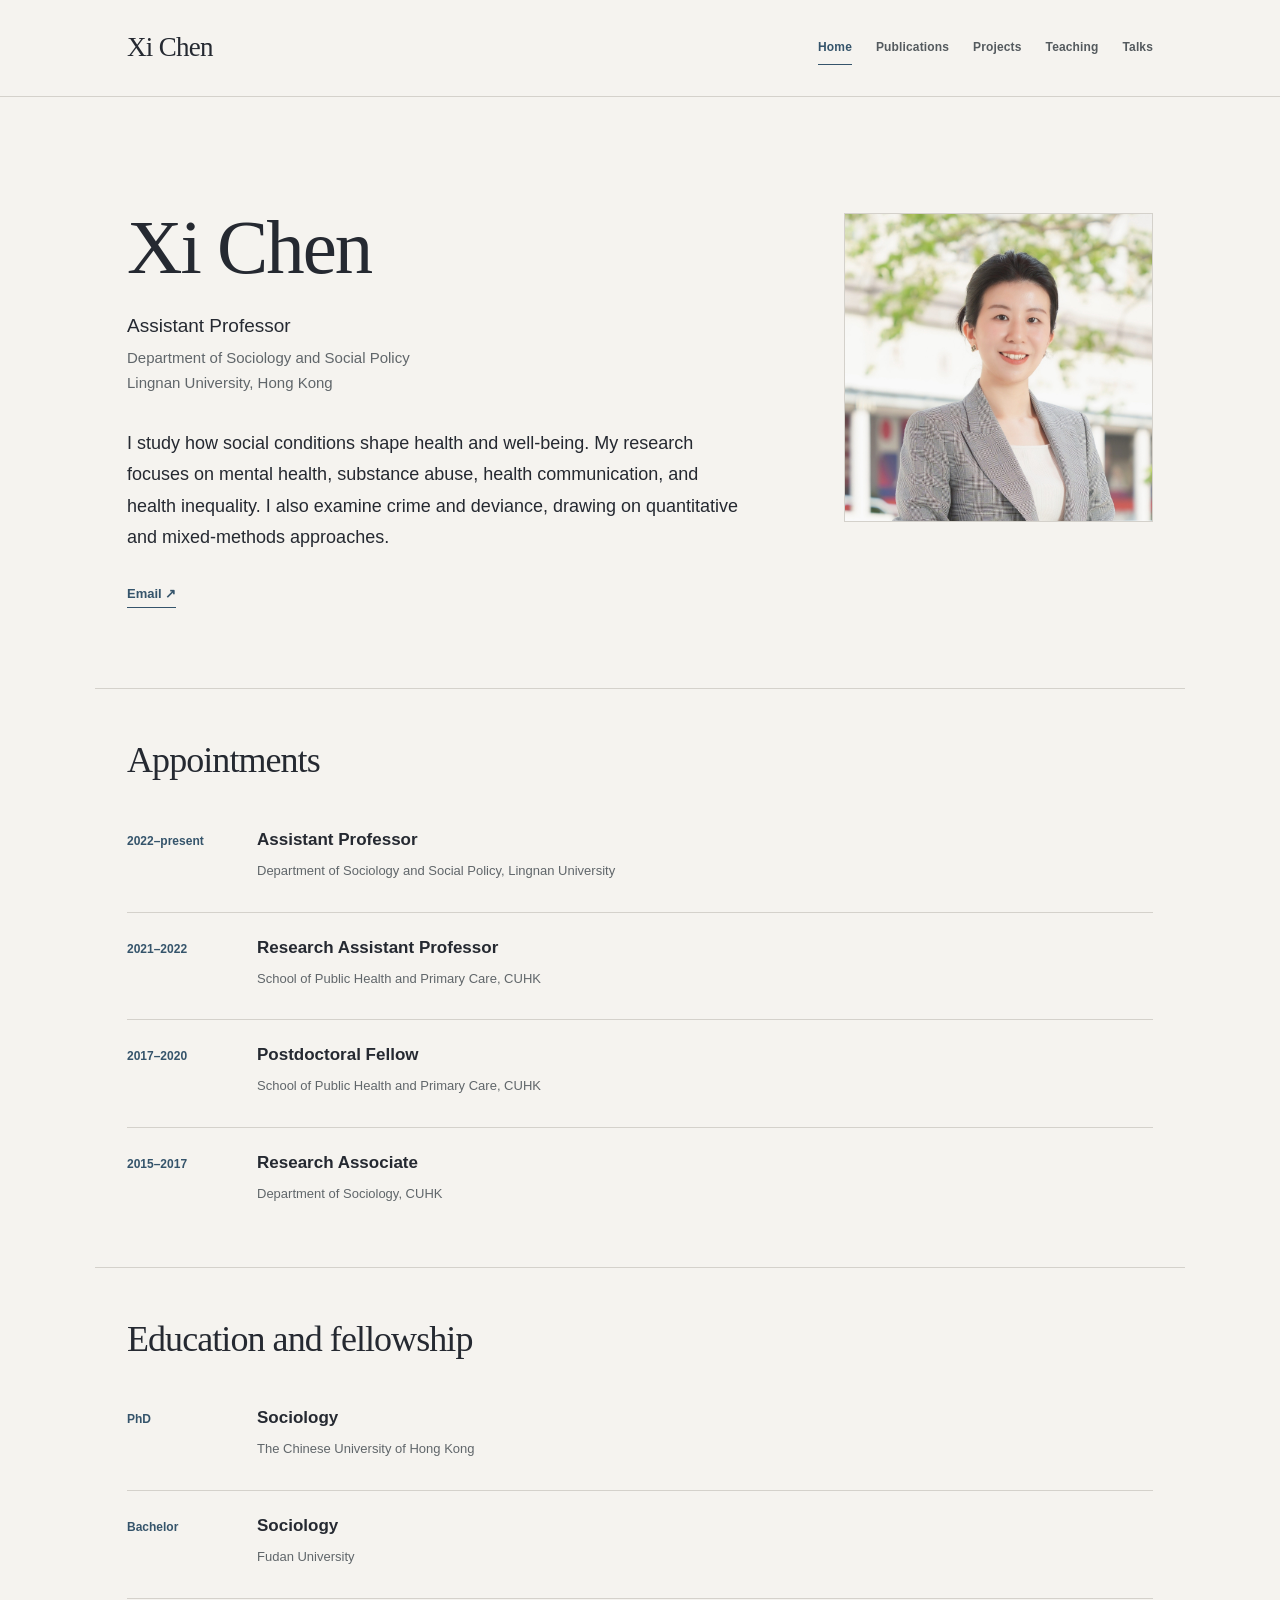
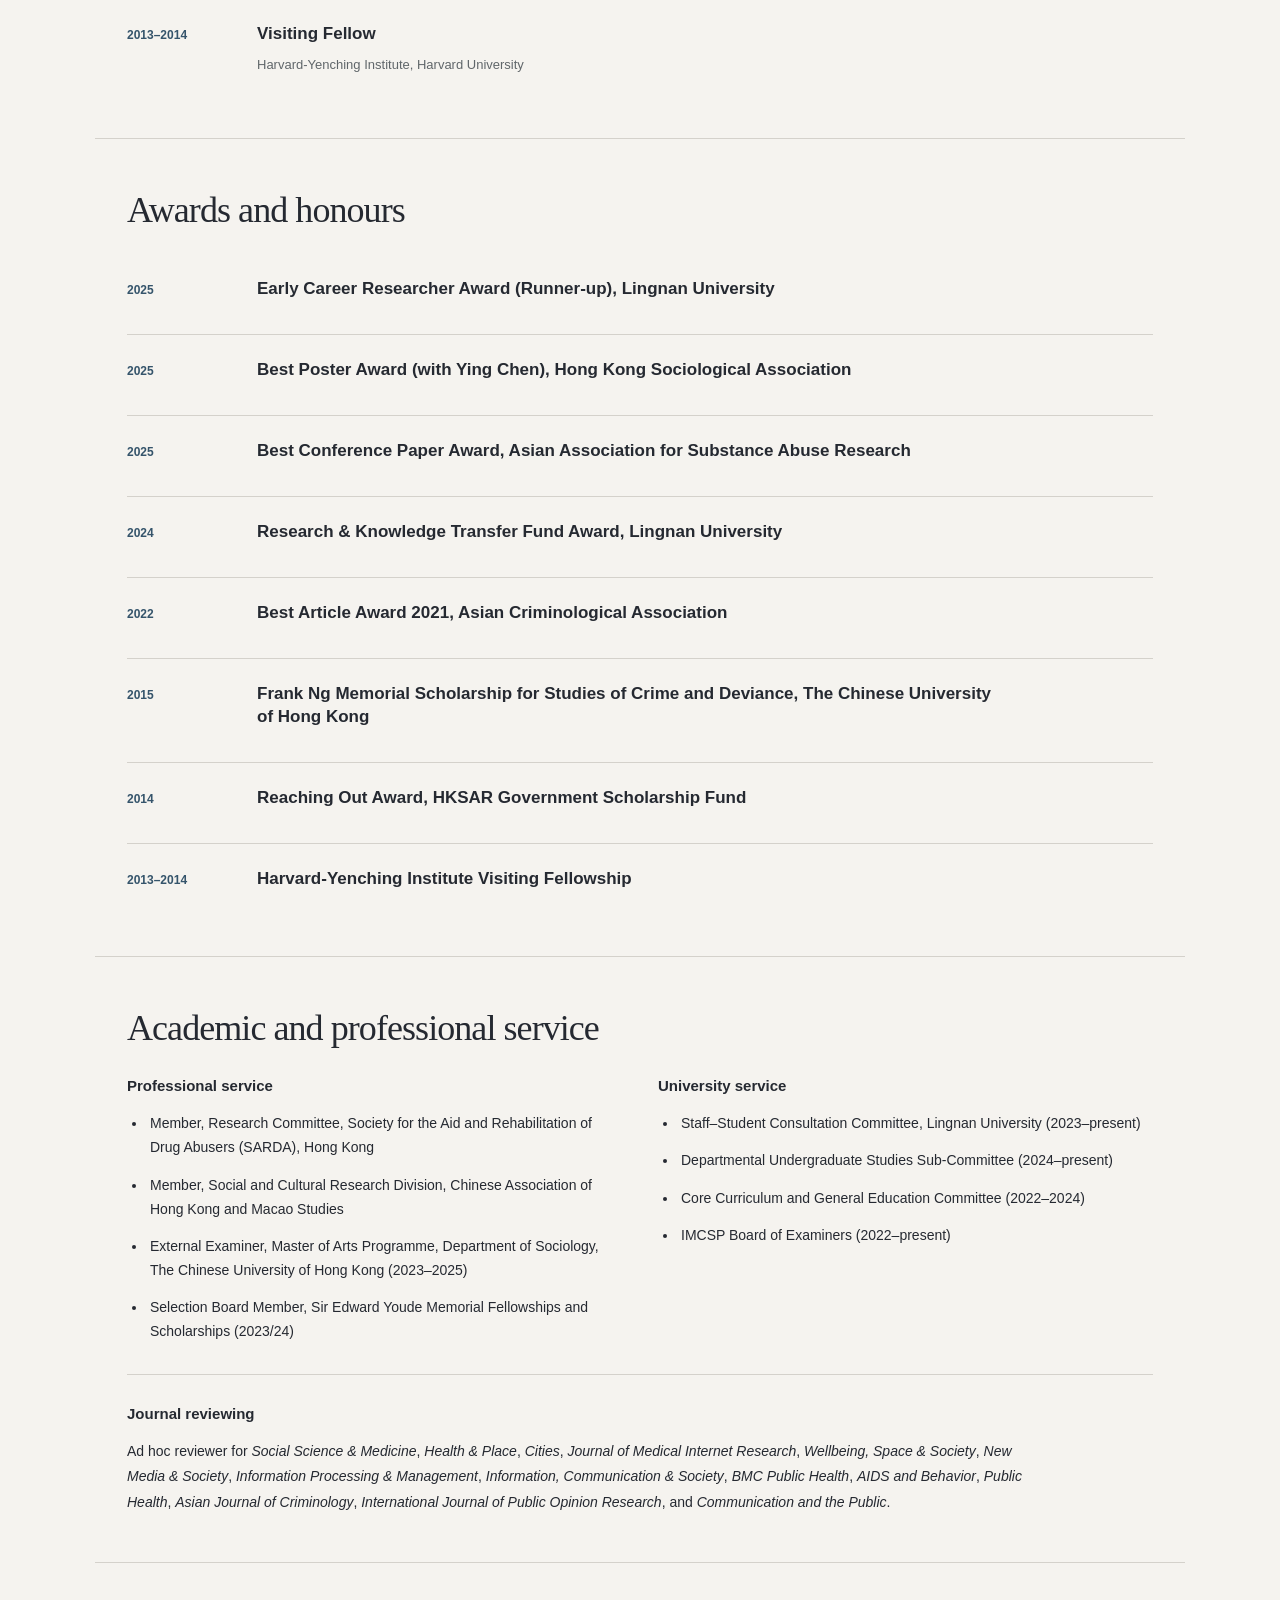
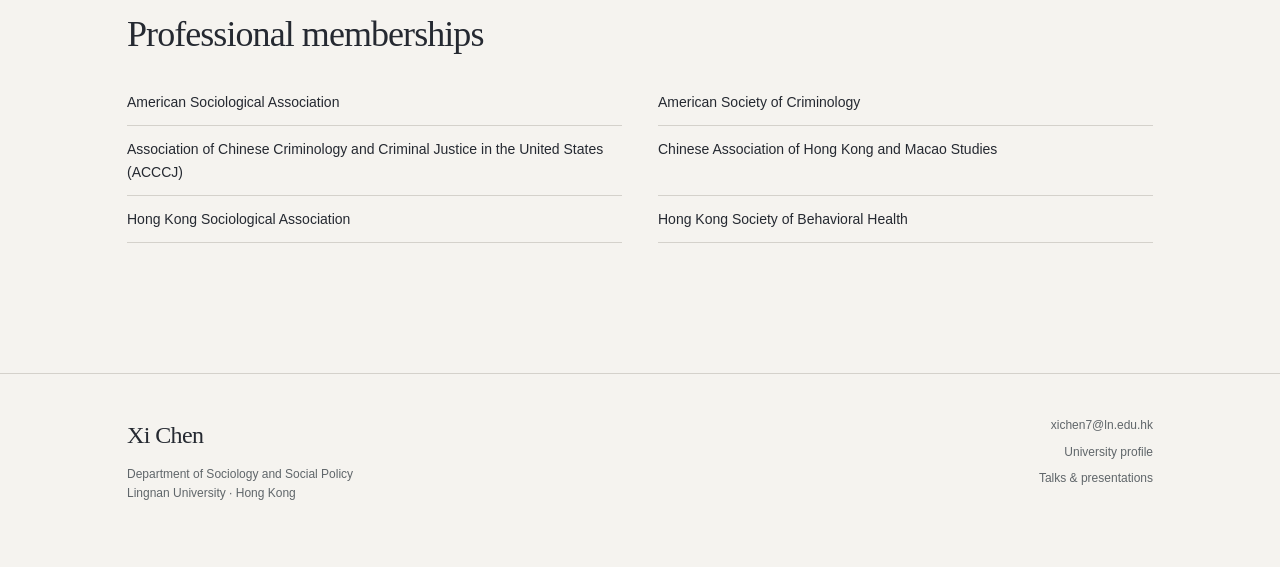
<file: index.html>
<!DOCTYPE html>

<html lang="en"><head><meta charset="utf-8"/><meta content="width=device-width, initial-scale=1" name="viewport"/><title>Xi Chen (Celia Chen) | Lingnan University</title><meta content="Academic website of Xi Chen (Celia Chen), Assistant Professor in the Department of Sociology and Social Policy at Lingnan University." name="description"/><meta content="light" name="color-scheme"/><link href="assets/favicon.svg" rel="icon" type="image/svg+xml"/><link href="assets/editorial.css" rel="stylesheet"/><script defer="" src="assets/editorial.js"></script>
<link rel="canonical" href="https://xichen7ln.github.io/"/>
<script type="application/ld+json">
{
  "@context": "https://schema.org",
  "@type": "ProfilePage",
  "url": "https://xichen7ln.github.io/",
  "mainEntity": {
    "@type": "Person",
    "@id": "https://xichen7ln.github.io/#xi-chen",
    "name": "Xi Chen",
    "alternateName": "Celia Chen",
    "url": "https://xichen7ln.github.io/",
    "image": "https://xichen7ln.github.io/assets/xi-chen-portrait.jpg",
    "jobTitle": "Assistant Professor",
    "worksFor": {
      "@type": "Organization",
      "name": "Lingnan University",
      "url": "https://www.ln.edu.hk/"
    },
    "sameAs": [
      "https://www.ln.edu.hk/socsp/people/academic-staff/prof-chen-xi-celia"
    ]
  }
}
</script>
</head><body><a class="skip-link" href="#main">Skip to main content</a><header class="site-header"><div class="header-inner"><a class="brand" href="index.html">Xi Chen</a><button aria-controls="main-nav" aria-expanded="false" aria-label="Open menu" class="menu-toggle">Menu <span aria-hidden="true">☰</span></button><nav aria-label="Main navigation" id="main-nav"><a aria-current="page" href="index.html">Home</a><a href="publications.html">Publications</a><a href="projects.html">Projects</a><a href="teaching.html">Teaching</a><a href="talks.html">Talks</a></nav></div></header><main id="main"><section class="home-hero"><div class="home-hero-grid"><div class="hero-main"><h1>Xi Chen</h1><p class="position">Assistant Professor</p><p class="affiliation">Department of Sociology and Social Policy<br/>Lingnan University, Hong Kong</p><p class="hero-intro">I study how social conditions shape health and well-being. My research focuses on mental health, substance abuse, health communication, and health inequality. I also examine crime and deviance, drawing on quantitative and mixed-methods approaches.</p><div class="inline-actions"><a class="action-link" href="mailto:xichen7@ln.edu.hk">Email <span aria-hidden="true">↗</span></a></div></div><figure class="hero-portrait"><img alt="Portrait of Xi Chen" decoding="async" height="1000" loading="eager" src="assets/xi-chen-portrait.jpg" width="1000"/></figure></div></section>
<section class="home-section home-detail"><div class="subhead"><h2>Appointments</h2></div><div class="records"><article class="record-row"><span class="record-date">2022–present</span><div class="record-info"><h3>Assistant Professor</h3><p>Department of Sociology and Social Policy, Lingnan University</p></div></article><article class="record-row"><span class="record-date">2021–2022</span><div class="record-info"><h3>Research Assistant Professor</h3><p>School of Public Health and Primary Care, CUHK</p></div></article><article class="record-row"><span class="record-date">2017–2020</span><div class="record-info"><h3>Postdoctoral Fellow</h3><p>School of Public Health and Primary Care, CUHK</p></div></article><article class="record-row"><span class="record-date">2015–2017</span><div class="record-info"><h3>Research Associate</h3><p>Department of Sociology, CUHK</p></div></article></div></section><section class="home-section home-detail"><div class="subhead"><h2>Education and fellowship</h2></div><div class="records"><article class="record-row"><span class="record-date">PhD</span><div class="record-info"><h3>Sociology</h3><p>The Chinese University of Hong Kong</p></div></article><article class="record-row"><span class="record-date">Bachelor</span><div class="record-info"><h3>Sociology</h3><p>Fudan University</p></div></article><article class="record-row"><span class="record-date">2013–2014</span><div class="record-info"><h3>Visiting Fellow</h3><p>Harvard-Yenching Institute, Harvard University</p></div></article></div></section><section class="home-section home-detail"><div class="subhead"><h2>Awards and honours</h2></div><div class="records"><article class="record-row"><span class="record-date">2025</span><div class="record-info"><h3>Early Career Researcher Award (Runner-up), Lingnan University</h3></div></article><article class="record-row"><span class="record-date">2025</span><div class="record-info"><h3>Best Poster Award (with Ying Chen), Hong Kong Sociological Association</h3></div></article><article class="record-row"><span class="record-date">2025</span><div class="record-info"><h3>Best Conference Paper Award, Asian Association for Substance Abuse Research</h3></div></article><article class="record-row"><span class="record-date">2024</span><div class="record-info"><h3>Research &amp; Knowledge Transfer Fund Award, Lingnan University</h3></div></article><article class="record-row"><span class="record-date">2022</span><div class="record-info"><h3>Best Article Award 2021, Asian Criminological Association</h3></div></article><article class="record-row"><span class="record-date">2015</span><div class="record-info"><h3>Frank Ng Memorial Scholarship for Studies of Crime and Deviance, The Chinese University of Hong Kong</h3></div></article><article class="record-row"><span class="record-date">2014</span><div class="record-info"><h3>Reaching Out Award, HKSAR Government Scholarship Fund</h3></div></article><article class="record-row"><span class="record-date">2013–2014</span><div class="record-info"><h3>Harvard-Yenching Institute Visiting Fellowship</h3></div></article></div></section><section aria-labelledby="service-title" class="home-section home-detail" id="academic-service">
<div class="subhead"><h2 id="service-title">Academic and professional service</h2></div>
<div class="service-columns">
<div class="service-group">
<h3>Professional service</h3>
<ul class="service-list">
<li>Member, Research Committee, Society for the Aid and Rehabilitation of Drug Abusers (SARDA), Hong Kong</li>
<li>Member, Social and Cultural Research Division, Chinese Association of Hong Kong and Macao Studies</li>
<li>External Examiner, Master of Arts Programme, Department of Sociology, The Chinese University of Hong Kong (2023–2025)</li>
<li>Selection Board Member, Sir Edward Youde Memorial Fellowships and Scholarships (2023/24)</li>
</ul>
</div>
<div class="service-group">
<h3>University service</h3>
<ul class="service-list">
<li>Staff–Student Consultation Committee, Lingnan University (2023–present)</li>
<li>Departmental Undergraduate Studies Sub-Committee (2024–present)</li>
<li>Core Curriculum and General Education Committee (2022–2024)</li>
<li>IMCSP Board of Examiners (2022–present)</li>
</ul>
</div>
</div>
<div class="service-group service-wide">
<h3>Journal reviewing</h3>
<p>Ad hoc reviewer for <em>Social Science &amp; Medicine</em>, <em>Health &amp; Place</em>, <em>Cities</em>, <em>Journal of Medical Internet Research</em>, <em>Wellbeing, Space &amp; Society</em>, <em>New Media &amp; Society</em>, <em>Information Processing &amp; Management</em>, <em>Information, Communication &amp; Society</em>, <em>BMC Public Health</em>, <em>AIDS and Behavior</em>, <em>Public Health</em>, <em>Asian Journal of Criminology</em>, <em>International Journal of Public Opinion Research</em>, and <em>Communication and the Public</em>.</p>
</div>
</section><section aria-labelledby="memberships-title" class="home-section home-detail" id="memberships">
<div class="subhead"><h2 id="memberships-title">Professional memberships</h2></div>
<ul class="membership-list">
<li>American Sociological Association</li>
<li>American Society of Criminology</li>
<li>Association of Chinese Criminology and Criminal Justice in the United States (ACCCJ)</li>
<li>Chinese Association of Hong Kong and Macao Studies</li>
<li>Hong Kong Sociological Association</li>
<li>Hong Kong Society of Behavioral Health</li>
</ul>
</section></main><footer class="site-footer"><div class="footer-inner"><div><a class="footer-brand" href="index.html">Xi Chen</a><p>Department of Sociology and Social Policy<br/>Lingnan University · Hong Kong</p></div><div class="footer-side"><a href="mailto:xichen7@ln.edu.hk">xichen7@ln.edu.hk</a><a href="https://www.ln.edu.hk/socsp/people/academic-staff/prof-chen-xi-celia" rel="noopener noreferrer" target="_blank">University profile</a><a href="talks.html">Talks &amp; presentations</a></div></div></footer></body></html>
</file>
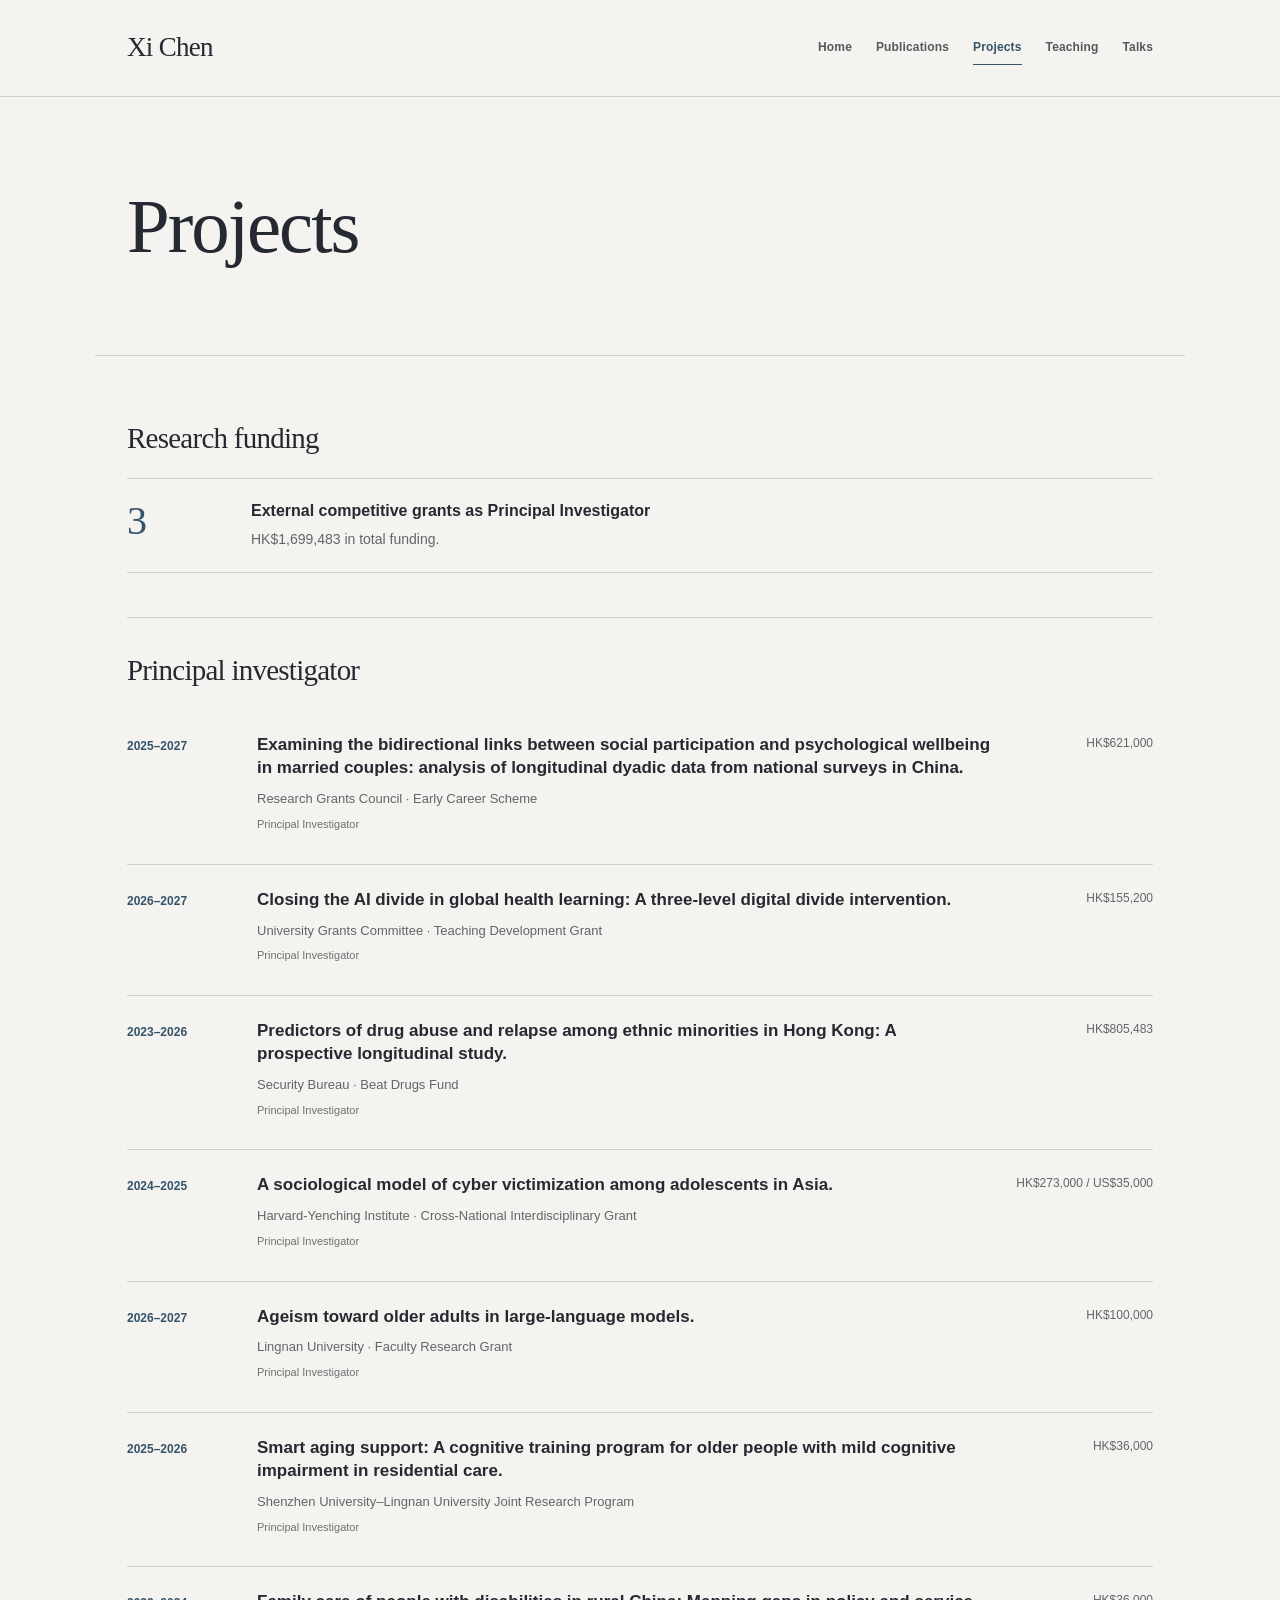
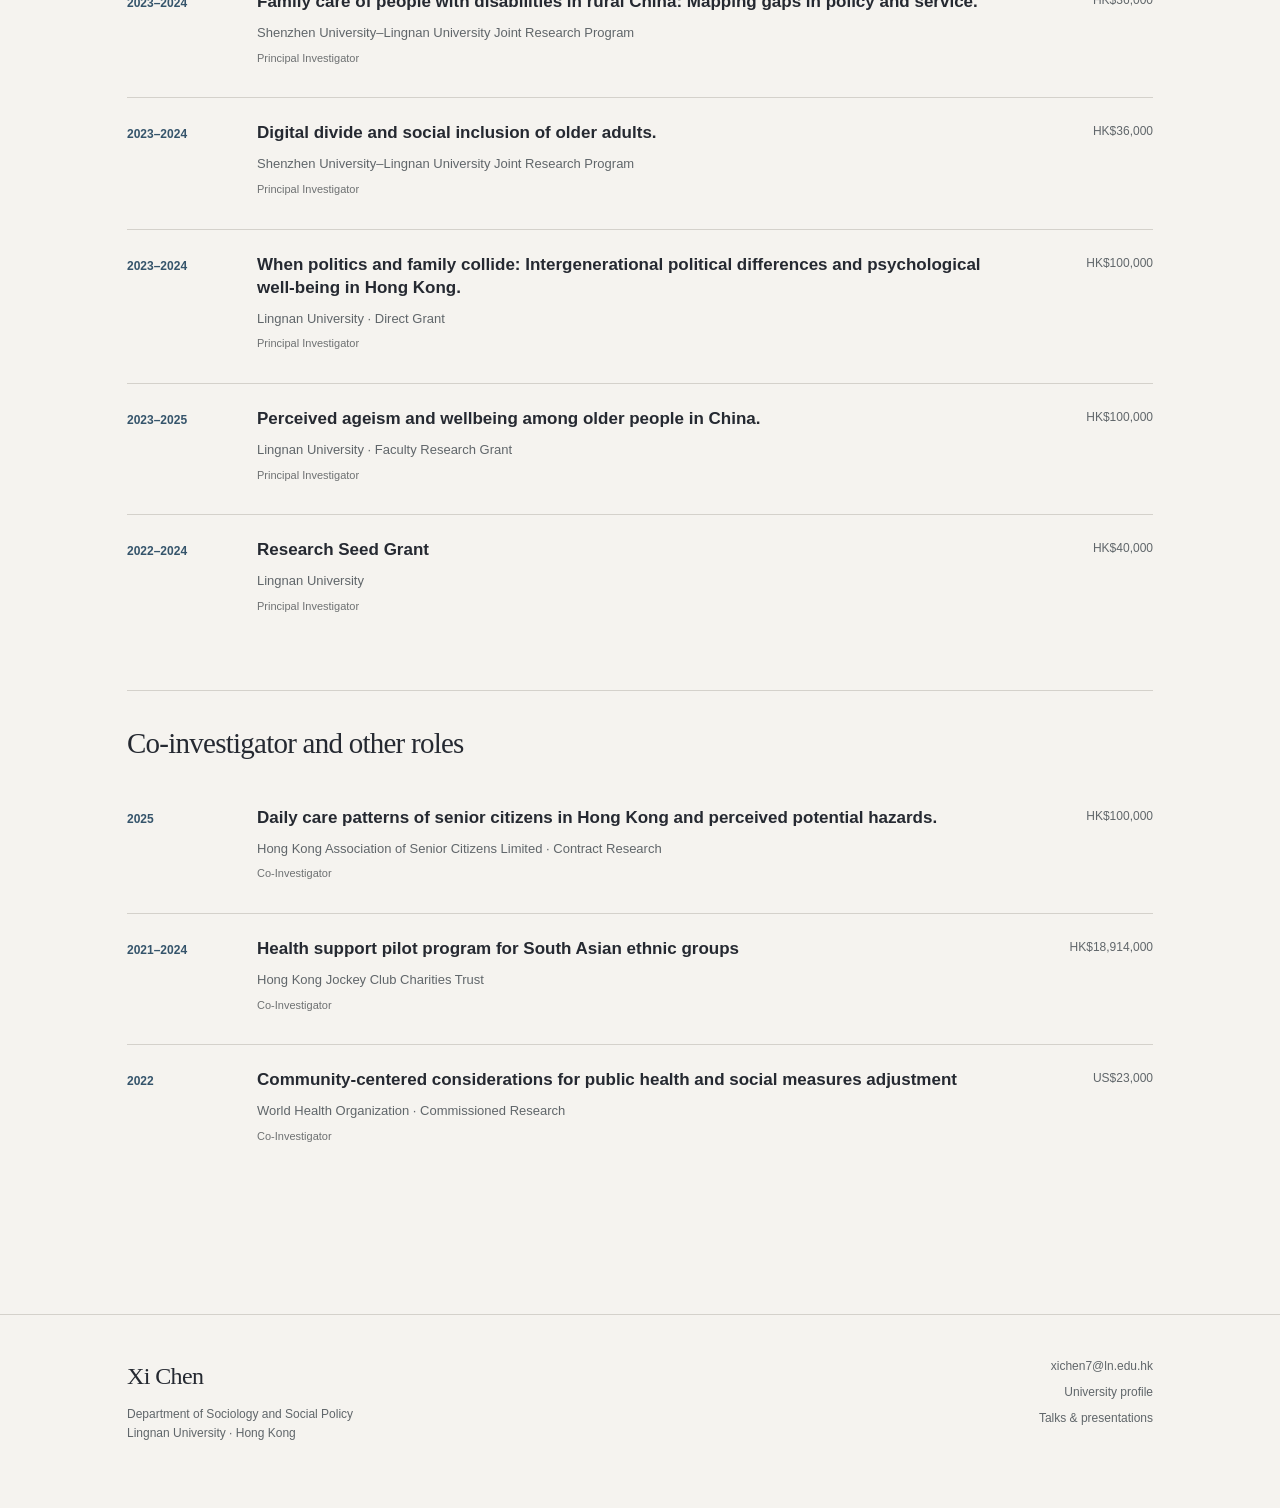
<file: projects.html>
<!DOCTYPE html>

<html lang="en"><head><meta charset="utf-8"/><meta content="width=device-width, initial-scale=1" name="viewport"/><title>Research Projects | Xi Chen (Celia Chen), Lingnan University</title><meta content="Research grants and collaborative projects by Xi Chen (Celia Chen) of Lingnan University, with project dates, funding sources and investigator roles." name="description"/><meta content="light" name="color-scheme"/><link href="assets/favicon.svg" rel="icon" type="image/svg+xml"/><link href="assets/editorial.css" rel="stylesheet"/><script defer="" src="assets/editorial.js"></script>
<link rel="canonical" href="https://xichen7ln.github.io/projects.html"/>
</head><body><a class="skip-link" href="#main">Skip to main content</a><header class="site-header"><div class="header-inner"><a class="brand" href="index.html">Xi Chen</a><button aria-controls="main-nav" aria-expanded="false" aria-label="Open menu" class="menu-toggle">Menu <span aria-hidden="true">☰</span></button><nav aria-label="Main navigation" id="main-nav"><a href="index.html">Home</a><a href="publications.html">Publications</a><a aria-current="page" href="projects.html">Projects</a><a href="teaching.html">Teaching</a><a href="talks.html">Talks</a></nav></div></header><main id="main"><div class="page-heading"><h1>Projects</h1></div><div class="content-frame"><section class="content-section metrics-overview" aria-labelledby="grant-overview"><div class="subhead"><h2 id="grant-overview">Research funding</h2></div><div class="stat-lines"><div class="stat-line"><span class="stat-num">3</span><div><strong>External competitive grants as Principal Investigator</strong><p>HK$1,699,483 in total funding.</p></div></div></div></section><section class="content-section"><div class="subhead"><h2>Principal investigator</h2></div><div class="records"><article class="record-row"><span class="record-date">2025–2027</span><div class="record-info"><h3>Examining the bidirectional links between social participation and psychological wellbeing in married couples: analysis of longitudinal dyadic data from national surveys in China.</h3><p>Research Grants Council · Early Career Scheme</p><p class="record-note">Principal Investigator</p></div><span class="grant-amount">HK$621,000</span></article><article class="record-row"><span class="record-date">2026–2027</span><div class="record-info"><h3>Closing the AI divide in global health learning: A three-level digital divide intervention.</h3><p>University Grants Committee · Teaching Development Grant</p><p class="record-note">Principal Investigator</p></div><span class="grant-amount">HK$155,200</span></article><article class="record-row"><span class="record-date">2023–2026</span><div class="record-info"><h3>Predictors of drug abuse and relapse among ethnic minorities in Hong Kong: A prospective longitudinal study.</h3><p>Security Bureau · Beat Drugs Fund</p><p class="record-note">Principal Investigator</p></div><span class="grant-amount">HK$805,483</span></article><article class="record-row"><span class="record-date">2024–2025</span><div class="record-info"><h3>A sociological model of cyber victimization among adolescents in Asia.</h3><p>Harvard-Yenching Institute · Cross-National Interdisciplinary Grant</p><p class="record-note">Principal Investigator</p></div><span class="grant-amount">HK$273,000 / US$35,000</span></article><article class="record-row"><span class="record-date">2026–2027</span><div class="record-info"><h3>Ageism toward older adults in large-language models.</h3><p>Lingnan University · Faculty Research Grant</p><p class="record-note">Principal Investigator</p></div><span class="grant-amount">HK$100,000</span></article><article class="record-row"><span class="record-date">2025–2026</span><div class="record-info"><h3>Smart aging support: A cognitive training program for older people with mild cognitive impairment in residential care.</h3><p>Shenzhen University–Lingnan University Joint Research Program</p><p class="record-note">Principal Investigator</p></div><span class="grant-amount">HK$36,000</span></article><article class="record-row"><span class="record-date">2023–2024</span><div class="record-info"><h3>Family care of people with disabilities in rural China: Mapping gaps in policy and service.</h3><p>Shenzhen University–Lingnan University Joint Research Program</p><p class="record-note">Principal Investigator</p></div><span class="grant-amount">HK$36,000</span></article><article class="record-row"><span class="record-date">2023–2024</span><div class="record-info"><h3>Digital divide and social inclusion of older adults.</h3><p>Shenzhen University–Lingnan University Joint Research Program</p><p class="record-note">Principal Investigator</p></div><span class="grant-amount">HK$36,000</span></article><article class="record-row"><span class="record-date">2023–2024</span><div class="record-info"><h3>When politics and family collide: Intergenerational political differences and psychological well-being in Hong Kong.</h3><p>Lingnan University · Direct Grant</p><p class="record-note">Principal Investigator</p></div><span class="grant-amount">HK$100,000</span></article><article class="record-row"><span class="record-date">2023–2025</span><div class="record-info"><h3>Perceived ageism and wellbeing among older people in China.</h3><p>Lingnan University · Faculty Research Grant</p><p class="record-note">Principal Investigator</p></div><span class="grant-amount">HK$100,000</span></article><article class="record-row"><span class="record-date">2022–2024</span><div class="record-info"><h3>Research Seed Grant</h3><p>Lingnan University</p><p class="record-note">Principal Investigator</p></div><span class="grant-amount">HK$40,000</span></article></div></section><section class="content-section"><div class="subhead"><h2>Co-investigator and other roles</h2></div><div class="records"><article class="record-row"><span class="record-date">2025</span><div class="record-info"><h3>Daily care patterns of senior citizens in Hong Kong and perceived potential hazards.</h3><p>Hong Kong Association of Senior Citizens Limited · Contract Research</p><p class="record-note">Co-Investigator</p></div><span class="grant-amount">HK$100,000</span></article><article class="record-row"><span class="record-date">2021–2024</span><div class="record-info"><h3>Health support pilot program for South Asian ethnic groups</h3><p>Hong Kong Jockey Club Charities Trust</p><p class="record-note">Co-Investigator</p></div><span class="grant-amount">HK$18,914,000</span></article><article class="record-row"><span class="record-date">2022</span><div class="record-info"><h3>Community-centered considerations for public health and social measures adjustment</h3><p>World Health Organization · Commissioned Research</p><p class="record-note">Co-Investigator</p></div><span class="grant-amount">US$23,000</span></article></div></section></div></main><footer class="site-footer"><div class="footer-inner"><div><a class="footer-brand" href="index.html">Xi Chen</a><p>Department of Sociology and Social Policy<br/>Lingnan University · Hong Kong</p></div><div class="footer-side"><a href="mailto:xichen7@ln.edu.hk">xichen7@ln.edu.hk</a><a href="https://www.ln.edu.hk/socsp/people/academic-staff/prof-chen-xi-celia" rel="noopener noreferrer" target="_blank">University profile</a><a href="talks.html">Talks &amp; presentations</a></div></div></footer></body></html>
</file>
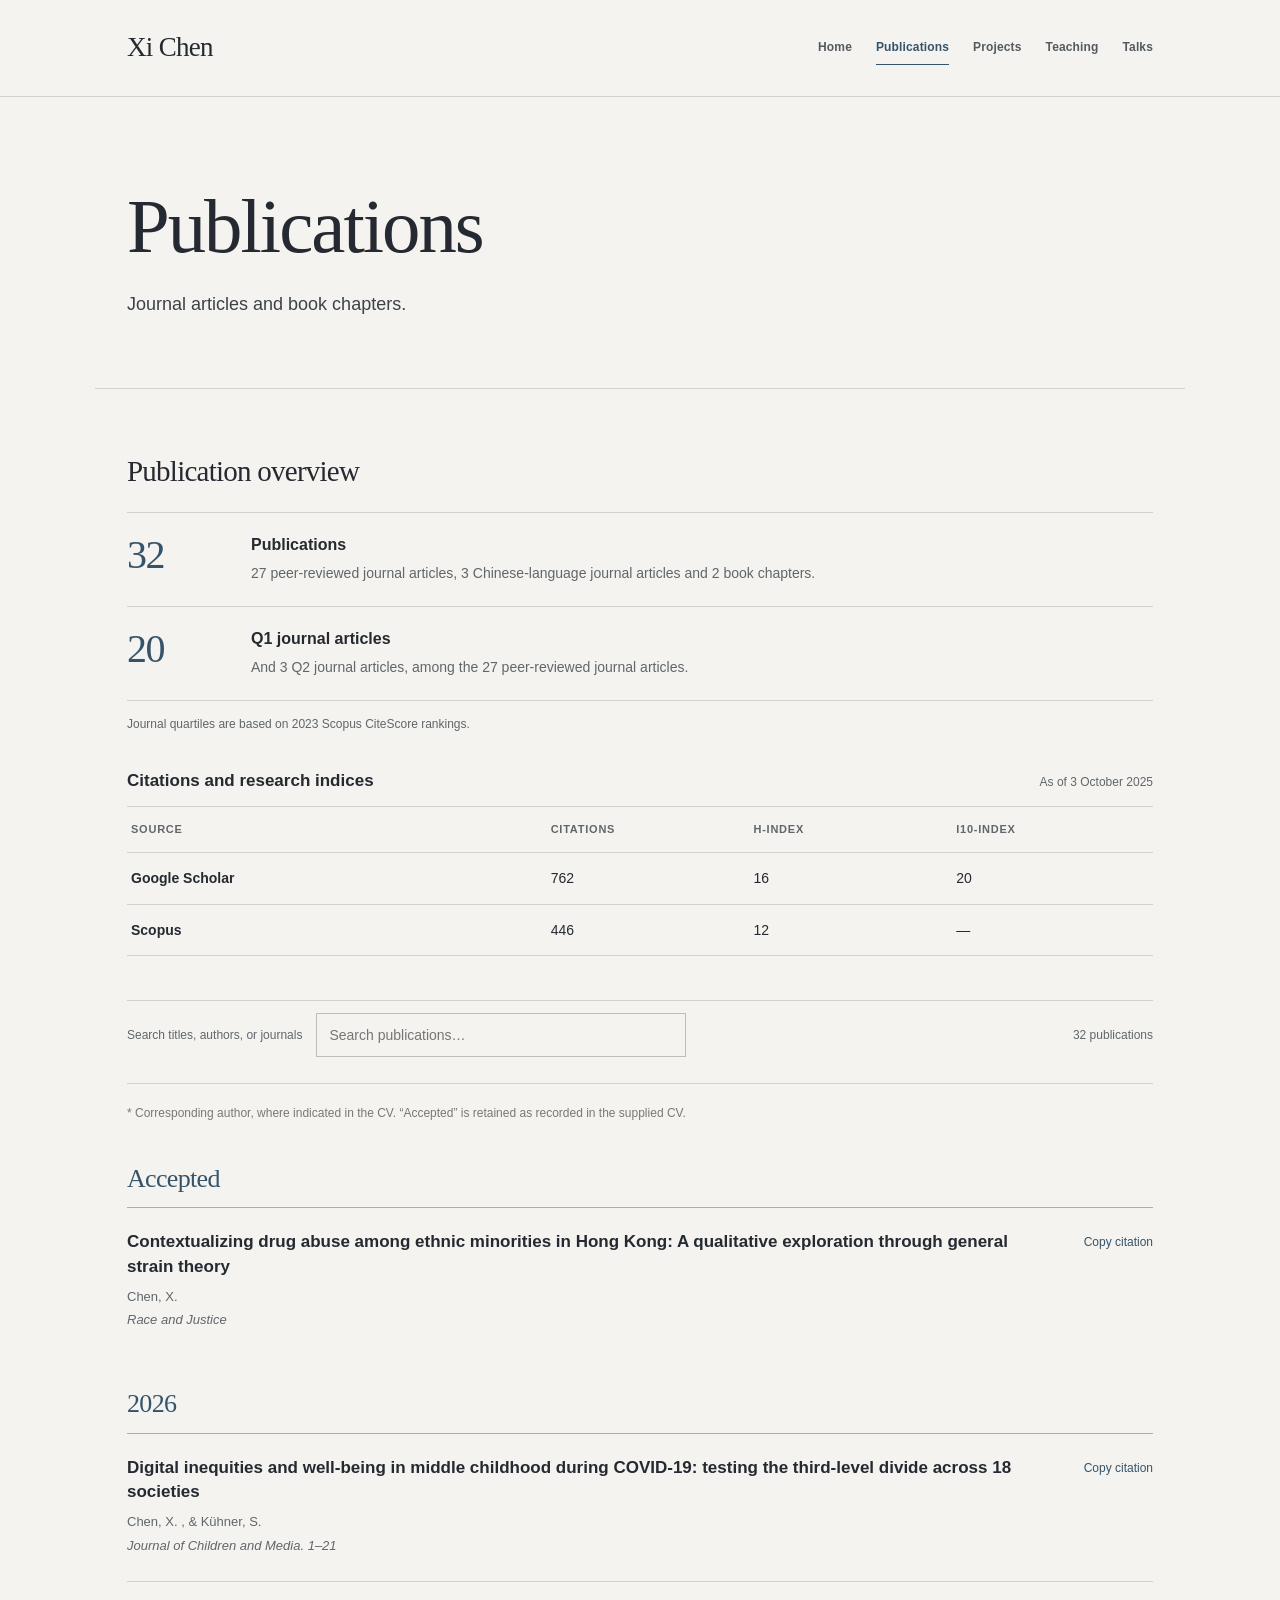
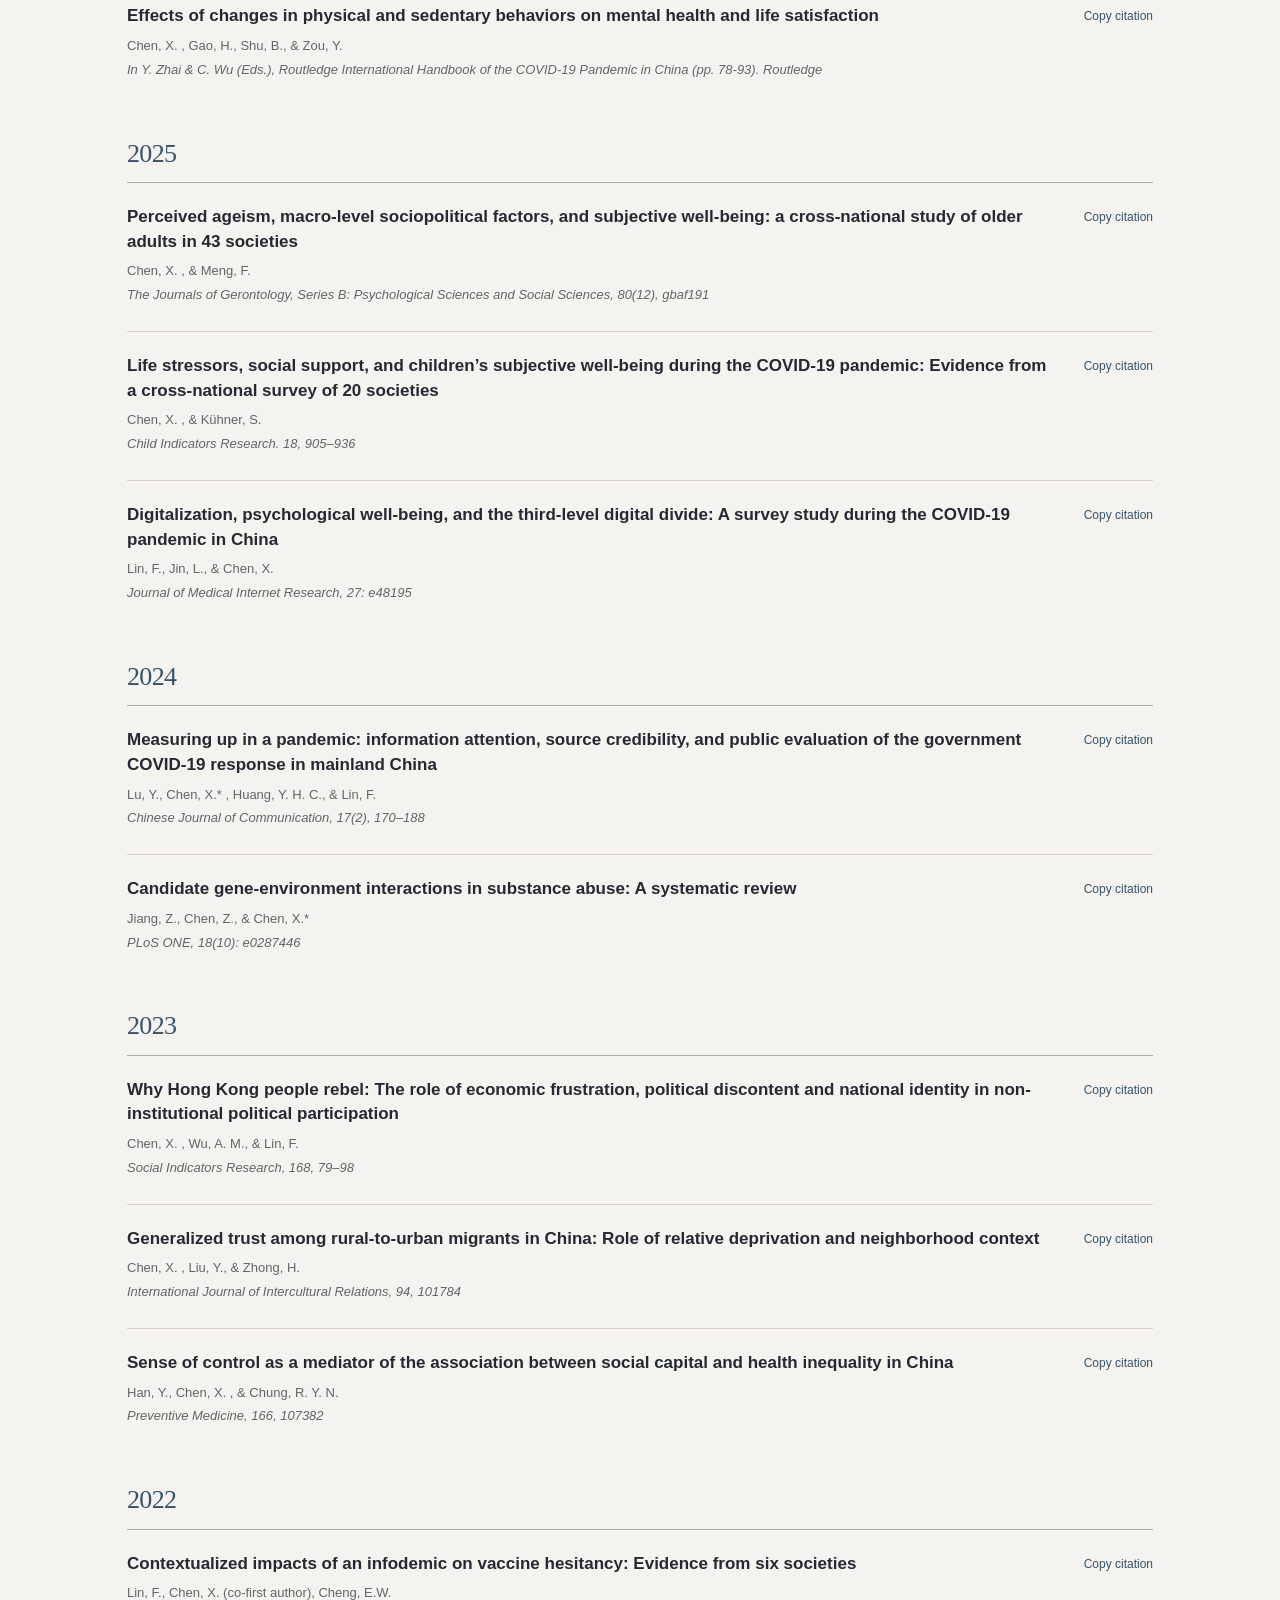
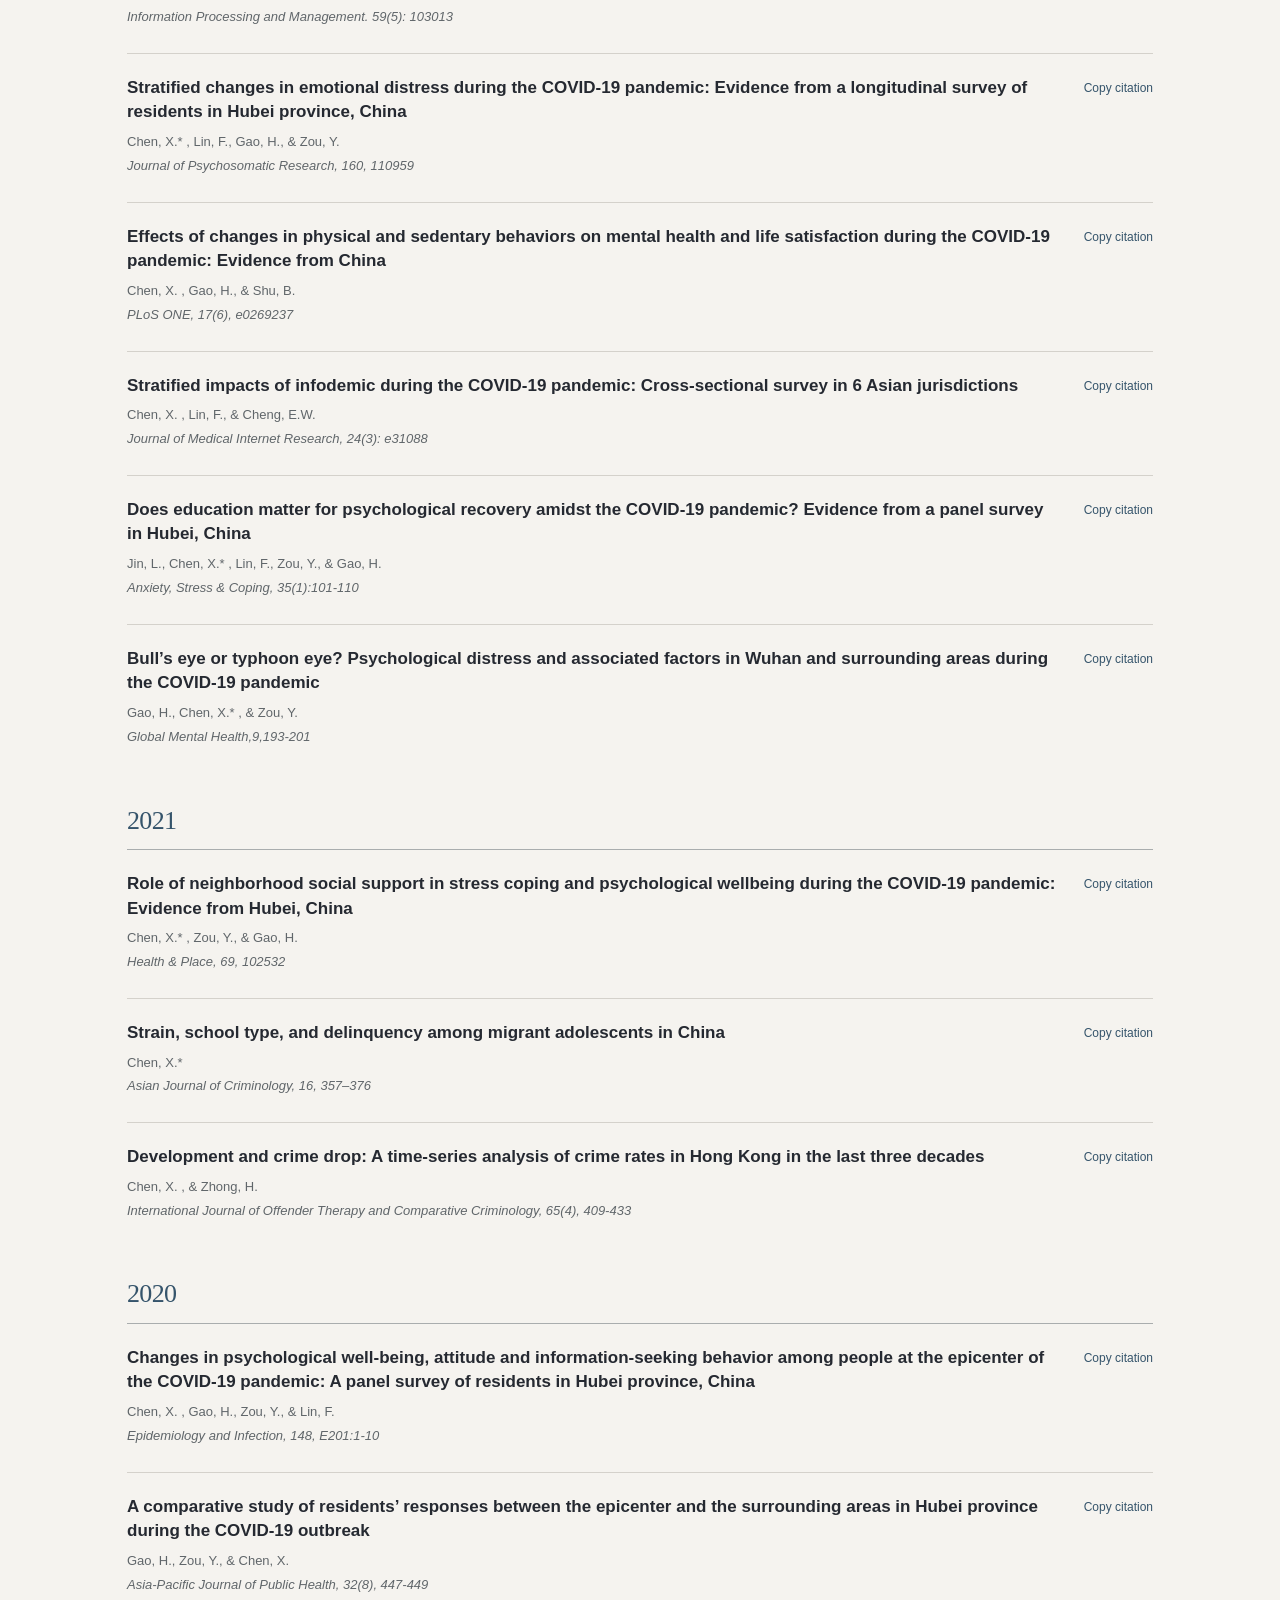
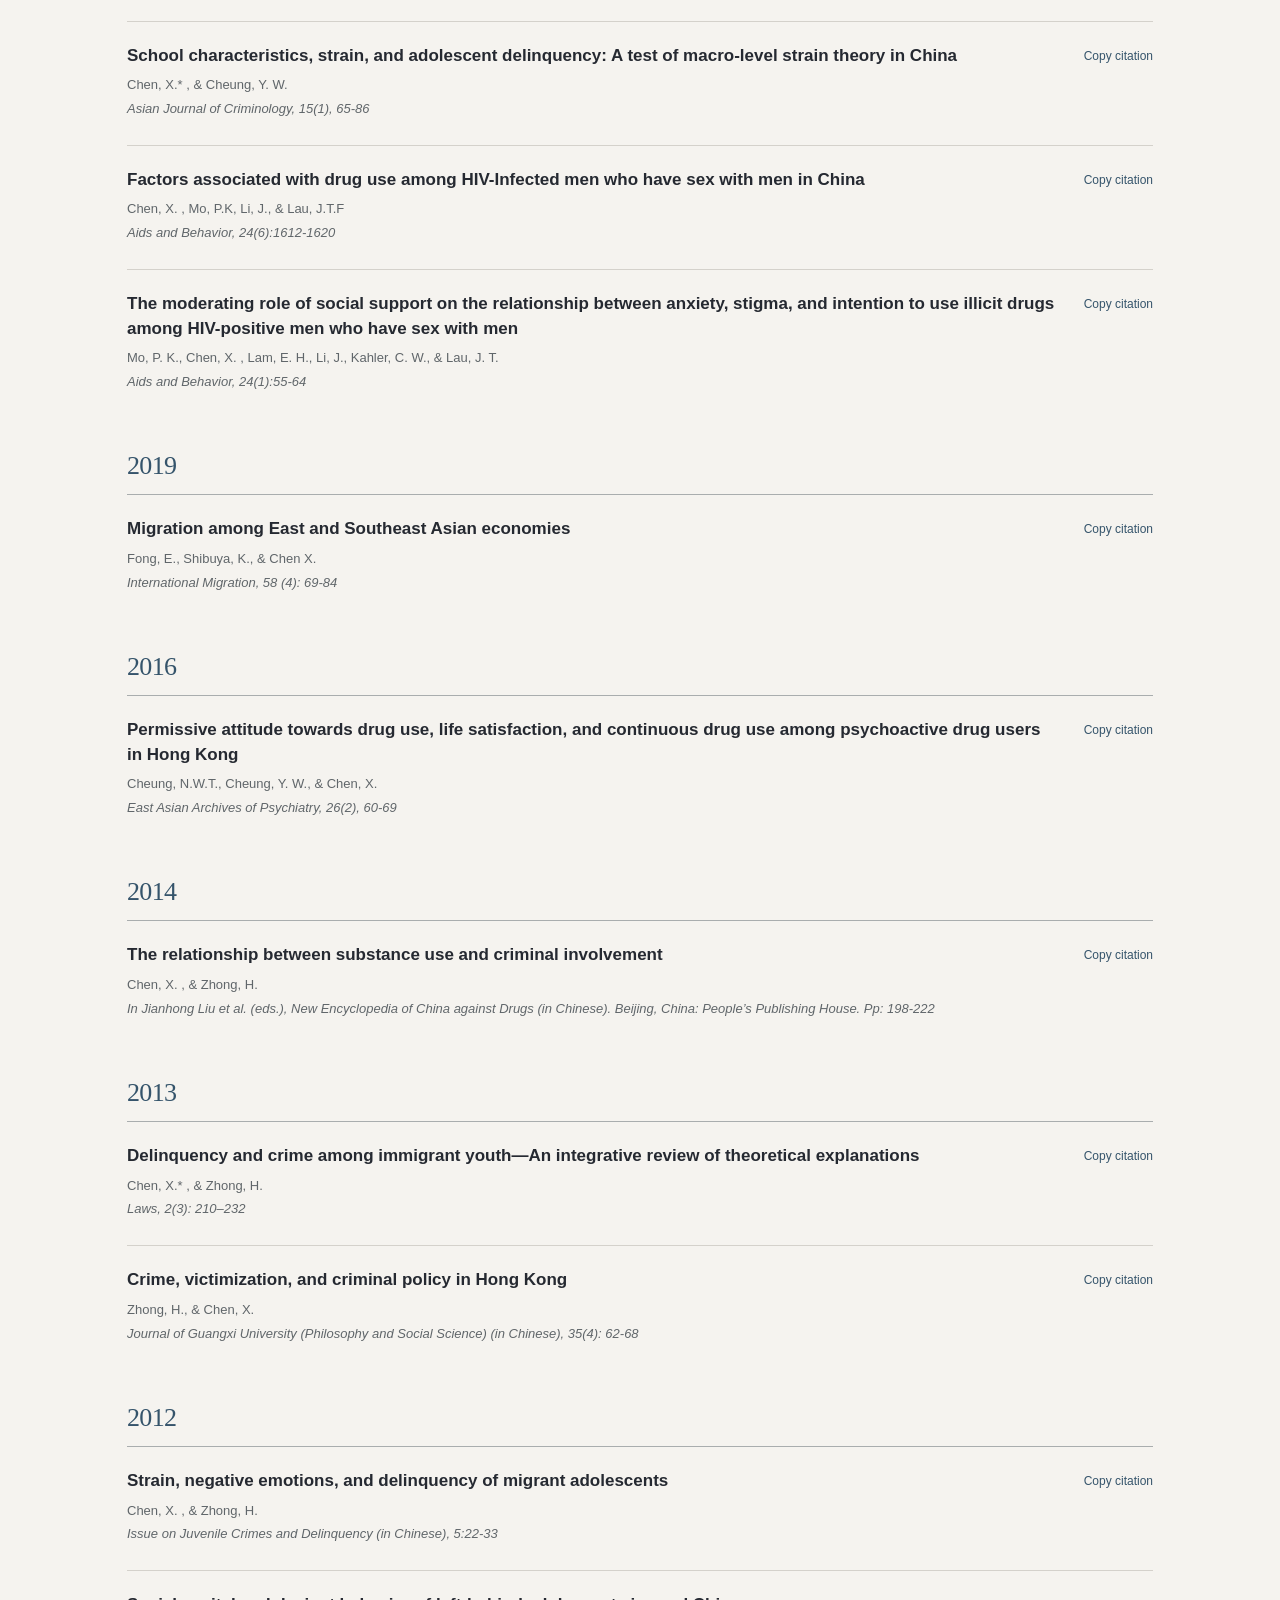
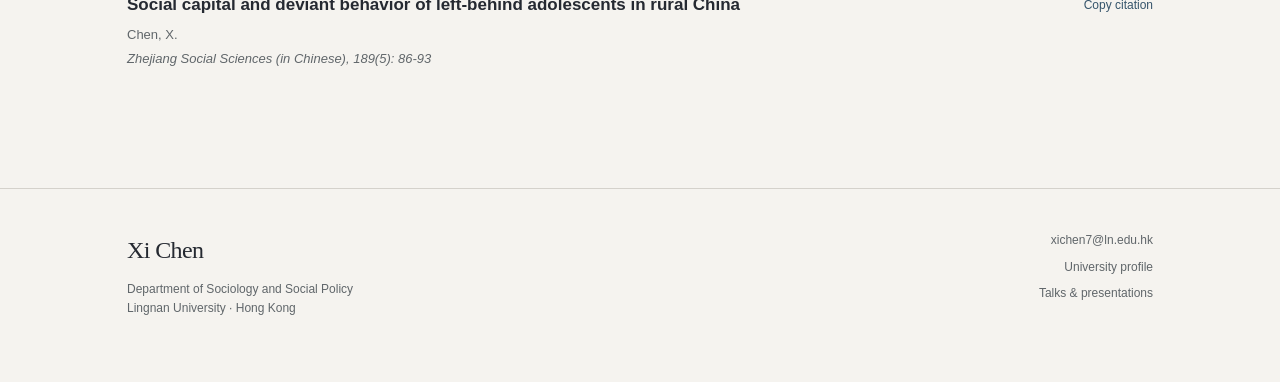
<file: publications.html>
<!DOCTYPE html>

<html lang="en"><head><meta charset="utf-8"/><meta content="width=device-width, initial-scale=1" name="viewport"/><title>Publications | Xi Chen (Celia Chen), Lingnan University</title><meta content="Journal articles and book chapters by Xi Chen (Celia Chen) of Lingnan University, with a searchable publication list." name="description"/><meta content="light" name="color-scheme"/><link href="assets/favicon.svg" rel="icon" type="image/svg+xml"/><link href="assets/editorial.css" rel="stylesheet"/><script defer="" src="assets/editorial.js"></script>
<link rel="canonical" href="https://xichen7ln.github.io/publications.html"/>
</head><body><a class="skip-link" href="#main">Skip to main content</a><header class="site-header"><div class="header-inner"><a class="brand" href="index.html">Xi Chen</a><button aria-controls="main-nav" aria-expanded="false" aria-label="Open menu" class="menu-toggle">Menu <span aria-hidden="true">☰</span></button><nav aria-label="Main navigation" id="main-nav"><a href="index.html">Home</a><a aria-current="page" href="publications.html">Publications</a><a href="projects.html">Projects</a><a href="teaching.html">Teaching</a><a href="talks.html">Talks</a></nav></div></header><main id="main"><div class="page-heading"><h1>Publications</h1><p class="page-lead">Journal articles and book chapters.</p></div><div class="content-frame"><section class="content-section metrics-overview" aria-labelledby="publication-overview"><div class="subhead"><h2 id="publication-overview">Publication overview</h2></div><div class="stat-lines"><div class="stat-line"><span class="stat-num">32</span><div><strong>Publications</strong><p>27 peer-reviewed journal articles, 3 Chinese-language journal articles and 2 book chapters.</p></div></div><div class="stat-line"><span class="stat-num">20</span><div><strong>Q1 journal articles</strong><p>And 3 Q2 journal articles, among the 27 peer-reviewed journal articles.</p></div></div></div><p class="metrics-note">Journal quartiles are based on 2023 Scopus CiteScore rankings.</p><div class="citation-heading"><h3>Citations and research indices</h3><p>As of 3 October 2025</p></div><div aria-label="Citation metrics as of October 3, 2025" class="citation-table" role="table">
<div class="citation-row citation-header" role="row"><span role="columnheader">Source</span><span role="columnheader">Citations</span><span role="columnheader">h-index</span><span role="columnheader">i10-index</span></div>
<div class="citation-row" role="row"><strong role="cell">Google Scholar</strong><span role="cell">762</span><span role="cell">16</span><span role="cell">20</span></div>
<div class="citation-row" role="row"><strong role="cell">Scopus</strong><span role="cell">446</span><span role="cell">12</span><span role="cell">—</span></div>
</div></section><div class="publication-toolbar"><label for="paper-search">Search titles, authors, or journals</label><input autocomplete="off" id="paper-search" placeholder="Search publications…" type="search"/><span id="result-count" role="status">32 publications</span></div><p class="source-note publication-note">* Corresponding author, where indicated in the CV. “Accepted” is retained as recorded in the supplied CV.</p><div id="all-publications"><section class="publication-year" data-year-group="Accepted"><h2>Accepted</h2><div class="publication-list"><article class="pub-item" data-search="contextualizing drug abuse among ethnic minorities in hong kong: a qualitative exploration through general strain theory chen, x. race and justice accepted" id="paper-01"><div class="pub-copy"><h3><a href="https://scholar.google.com/scholar?q=%22Contextualizing%20drug%20abuse%20among%20ethnic%20minorities%20in%20Hong%20Kong%3A%20A%20qualitative%20exploration%20through%20general%20strain%20theory%22" rel="noopener noreferrer" target="_blank">Contextualizing drug abuse among ethnic minorities in Hong Kong: A qualitative exploration through general strain theory</a></h3><p class="pub-authors">Chen, X.</p><p class="pub-venue">Race and Justice</p></div><button aria-label="Copy citation for Contextualizing drug abuse among ethnic minorities in Hong Kong: A qualitative exploration through general strain theory" class="copy-cite" data-cite="Chen, X. (Accepted). Contextualizing drug abuse among ethnic minorities in Hong Kong: A qualitative exploration through general strain theory. Race and Justice" type="button">Copy citation</button></article></div></section><section class="publication-year" data-year-group="2026"><h2>2026</h2><div class="publication-list"><article class="pub-item" data-search="digital inequities and well-being in middle childhood during covid-19: testing the third-level divide across 18 societies chen, x. , &amp; kühner, s. journal of children and media. 1–21 2026" id="paper-02"><div class="pub-copy"><h3><a href="https://scholars.ln.edu.hk/en/publications/digital-inequities-and-well-being-in-middle-childhood-during-covi/" rel="noopener noreferrer" target="_blank">Digital inequities and well-being in middle childhood during COVID-19: testing the third-level divide across 18 societies</a></h3><p class="pub-authors">Chen, X. , &amp; Kühner, S.</p><p class="pub-venue">Journal of Children and Media. 1–21</p></div><button aria-label="Copy citation for Digital inequities and well-being in middle childhood during COVID-19: testing the third-level divide across 18 societies" class="copy-cite" data-cite="Chen, X. , &amp; Kühner, S. (2026). Digital inequities and well-being in middle childhood during COVID-19: testing the third-level divide across 18 societies. Journal of Children and Media. 1–21" type="button">Copy citation</button></article><article class="pub-item" data-search="effects of changes in physical and sedentary behaviors on mental health and life satisfaction chen, x. , gao, h., shu, b., &amp; zou, y. in y. zhai &amp; c. wu (eds.), routledge international handbook of the covid-19 pandemic in china (pp. 78-93). routledge 2026" id="paper-03"><div class="pub-copy"><h3><a href="https://scholar.google.com/scholar?q=%22Effects%20of%20changes%20in%20physical%20and%20sedentary%20behaviors%20on%20mental%20health%20and%20life%20satisfaction%22" rel="noopener noreferrer" target="_blank">Effects of changes in physical and sedentary behaviors on mental health and life satisfaction</a></h3><p class="pub-authors">Chen, X. , Gao, H., Shu, B., &amp; Zou, Y.</p><p class="pub-venue">In Y. Zhai &amp; C. Wu (Eds.), Routledge International Handbook of the COVID-19 Pandemic in China (pp. 78-93). Routledge</p></div><button aria-label="Copy citation for Effects of changes in physical and sedentary behaviors on mental health and life satisfaction" class="copy-cite" data-cite="Chen, X. , Gao, H., Shu, B., &amp; Zou, Y. (2026). Effects of changes in physical and sedentary behaviors on mental health and life satisfaction. In Y. Zhai &amp; C. Wu (Eds.), Routledge International Handbook of the COVID-19 Pandemic in China (pp. 78-93). Routledge" type="button">Copy citation</button></article></div></section><section class="publication-year" data-year-group="2025"><h2>2025</h2><div class="publication-list"><article class="pub-item" data-search="perceived ageism, macro-level sociopolitical factors, and subjective well-being: a cross-national study of older adults in 43 societies chen, x. , &amp; meng, f. the journals of gerontology, series b: psychological sciences and social sciences, 80(12), gbaf191 2025" id="paper-04"><div class="pub-copy"><h3><a href="https://doi.org/10.1093/geronb/gbaf191" rel="noopener noreferrer" target="_blank">Perceived ageism, macro-level sociopolitical factors, and subjective well-being: a cross-national study of older adults in 43 societies</a></h3><p class="pub-authors">Chen, X. , &amp; Meng, F.</p><p class="pub-venue">The Journals of Gerontology, Series B: Psychological Sciences and Social Sciences, 80(12), gbaf191</p></div><button aria-label="Copy citation for Perceived ageism, macro-level sociopolitical factors, and subjective well-being: a cross-national study of older adults in 43 societies" class="copy-cite" data-cite="Chen, X. , &amp; Meng, F. (2025). Perceived ageism, macro-level sociopolitical factors, and subjective well-being: a cross-national study of older adults in 43 societies. The Journals of Gerontology, Series B: Psychological Sciences and Social Sciences, 80(12), gbaf191" type="button">Copy citation</button></article><article class="pub-item" data-search="life stressors, social support, and children’s subjective well-being during the covid-19 pandemic: evidence from a cross-national survey of 20 societies chen, x. , &amp; kühner, s. child indicators research. 18, 905–936 2025" id="paper-05"><div class="pub-copy"><h3><a href="https://scholar.google.com/scholar?q=%22Life%20stressors%2C%20social%20support%2C%20and%20children%E2%80%99s%20subjective%20well-being%20during%20the%20COVID-19%20pandemic%3A%20Evidence%20from%20a%20cross-national%20survey%20of%2020%20societies%22" rel="noopener noreferrer" target="_blank">Life stressors, social support, and children’s subjective well-being during the COVID-19 pandemic: Evidence from a cross-national survey of 20 societies</a></h3><p class="pub-authors">Chen, X. , &amp; Kühner, S.</p><p class="pub-venue">Child Indicators Research. 18, 905–936</p></div><button aria-label="Copy citation for Life stressors, social support, and children’s subjective well-being during the COVID-19 pandemic: Evidence from a cross-national survey of 20 societies" class="copy-cite" data-cite="Chen, X. , &amp; Kühner, S. (2025). Life stressors, social support, and children’s subjective well-being during the COVID-19 pandemic: Evidence from a cross-national survey of 20 societies. Child Indicators Research. 18, 905–936" type="button">Copy citation</button></article><article class="pub-item" data-search="digitalization, psychological well-being, and the third-level digital divide: a survey study during the covid-19 pandemic in china lin, f., jin, l., &amp; chen, x. journal of medical internet research, 27: e48195 2025" id="paper-06"><div class="pub-copy"><h3><a href="https://www.jmir.org/2025/1/e48195/" rel="noopener noreferrer" target="_blank">Digitalization, psychological well-being, and the third-level digital divide: A survey study during the COVID-19 pandemic in China</a></h3><p class="pub-authors">Lin, F., Jin, L., &amp; Chen, X.</p><p class="pub-venue">Journal of Medical Internet Research, 27: e48195</p></div><button aria-label="Copy citation for Digitalization, psychological well-being, and the third-level digital divide: A survey study during the COVID-19 pandemic in China" class="copy-cite" data-cite="Lin, F., Jin, L., &amp; Chen, X. (2025). Digitalization, psychological well-being, and the third-level digital divide: A survey study during the COVID-19 pandemic in China. Journal of Medical Internet Research, 27: e48195" type="button">Copy citation</button></article></div></section><section class="publication-year" data-year-group="2024"><h2>2024</h2><div class="publication-list"><article class="pub-item" data-search="measuring up in a pandemic: information attention, source credibility, and public evaluation of the government covid-19 response in mainland china lu, y., chen, x.* , huang, y. h. c., &amp; lin, f. chinese journal of communication, 17(2), 170–188 2024" id="paper-07"><div class="pub-copy"><h3><a href="https://scholar.google.com/scholar?q=%22Measuring%20up%20in%20a%20pandemic%3A%20information%20attention%2C%20source%20credibility%2C%20and%20public%20evaluation%20of%20the%20government%20COVID-19%20response%20in%20mainland%20China%22" rel="noopener noreferrer" target="_blank">Measuring up in a pandemic: information attention, source credibility, and public evaluation of the government COVID-19 response in mainland China</a></h3><p class="pub-authors">Lu, Y., Chen, X.* , Huang, Y. H. C., &amp; Lin, F.</p><p class="pub-venue">Chinese Journal of Communication, 17(2), 170–188</p></div><button aria-label="Copy citation for Measuring up in a pandemic: information attention, source credibility, and public evaluation of the government COVID-19 response in mainland China" class="copy-cite" data-cite="Lu, Y., Chen, X.* , Huang, Y. H. C., &amp; Lin, F. (2024). Measuring up in a pandemic: information attention, source credibility, and public evaluation of the government COVID-19 response in mainland China. Chinese Journal of Communication, 17(2), 170–188" type="button">Copy citation</button></article><article class="pub-item" data-search="candidate gene-environment interactions in substance abuse: a systematic review jiang, z., chen, z., &amp; chen, x.* plos one, 18(10): e0287446 2024" id="paper-08"><div class="pub-copy"><h3><a href="https://scholar.google.com/scholar?q=%22Candidate%20gene-environment%20interactions%20in%20substance%20abuse%3A%20A%20systematic%20review%22" rel="noopener noreferrer" target="_blank">Candidate gene-environment interactions in substance abuse: A systematic review</a></h3><p class="pub-authors">Jiang, Z., Chen, Z., &amp; Chen, X.*</p><p class="pub-venue">PLoS ONE, 18(10): e0287446</p></div><button aria-label="Copy citation for Candidate gene-environment interactions in substance abuse: A systematic review" class="copy-cite" data-cite="Jiang, Z., Chen, Z., &amp; Chen, X.* (2024). Candidate gene-environment interactions in substance abuse: A systematic review. PLoS ONE, 18(10): e0287446" type="button">Copy citation</button></article></div></section><section class="publication-year" data-year-group="2023"><h2>2023</h2><div class="publication-list"><article class="pub-item" data-search="why hong kong people rebel: the role of economic frustration, political discontent and national identity in non-institutional political participation chen, x. , wu, a. m., &amp; lin, f. social indicators research, 168, 79–98 2023" id="paper-09"><div class="pub-copy"><h3><a href="https://scholar.google.com/scholar?q=%22Why%20Hong%20Kong%20people%20rebel%3A%20The%20role%20of%20economic%20frustration%2C%20political%20discontent%20and%20national%20identity%20in%20non-institutional%20political%20participation%22" rel="noopener noreferrer" target="_blank">Why Hong Kong people rebel: The role of economic frustration, political discontent and national identity in non-institutional political participation</a></h3><p class="pub-authors">Chen, X. , Wu, A. M., &amp; Lin, F.</p><p class="pub-venue">Social Indicators Research, 168, 79–98</p></div><button aria-label="Copy citation for Why Hong Kong people rebel: The role of economic frustration, political discontent and national identity in non-institutional political participation" class="copy-cite" data-cite="Chen, X. , Wu, A. M., &amp; Lin, F. (2023). Why Hong Kong people rebel: The role of economic frustration, political discontent and national identity in non-institutional political participation. Social Indicators Research, 168, 79–98" type="button">Copy citation</button></article><article class="pub-item" data-search="generalized trust among rural-to-urban migrants in china: role of relative deprivation and neighborhood context chen, x. , liu, y., &amp; zhong, h. international journal of intercultural relations, 94, 101784 2023" id="paper-10"><div class="pub-copy"><h3><a href="https://scholar.google.com/scholar?q=%22Generalized%20trust%20among%20rural-to-urban%20migrants%20in%20China%3A%20Role%20of%20relative%20deprivation%20and%20neighborhood%20context%22" rel="noopener noreferrer" target="_blank">Generalized trust among rural-to-urban migrants in China: Role of relative deprivation and neighborhood context</a></h3><p class="pub-authors">Chen, X. , Liu, Y., &amp; Zhong, H.</p><p class="pub-venue">International Journal of Intercultural Relations, 94, 101784</p></div><button aria-label="Copy citation for Generalized trust among rural-to-urban migrants in China: Role of relative deprivation and neighborhood context" class="copy-cite" data-cite="Chen, X. , Liu, Y., &amp; Zhong, H. (2023). Generalized trust among rural-to-urban migrants in China: Role of relative deprivation and neighborhood context. International Journal of Intercultural Relations, 94, 101784" type="button">Copy citation</button></article><article class="pub-item" data-search="sense of control as a mediator of the association between social capital and health inequality in china han, y., chen, x. , &amp; chung, r. y. n. preventive medicine, 166, 107382 2023" id="paper-11"><div class="pub-copy"><h3><a href="https://scholar.google.com/scholar?q=%22Sense%20of%20control%20as%20a%20mediator%20of%20the%20association%20between%20social%20capital%20and%20health%20inequality%20in%20China%22" rel="noopener noreferrer" target="_blank">Sense of control as a mediator of the association between social capital and health inequality in China</a></h3><p class="pub-authors">Han, Y., Chen, X. , &amp; Chung, R. Y. N.</p><p class="pub-venue">Preventive Medicine, 166, 107382</p></div><button aria-label="Copy citation for Sense of control as a mediator of the association between social capital and health inequality in China" class="copy-cite" data-cite="Han, Y., Chen, X. , &amp; Chung, R. Y. N. (2023). Sense of control as a mediator of the association between social capital and health inequality in China. Preventive Medicine, 166, 107382" type="button">Copy citation</button></article></div></section><section class="publication-year" data-year-group="2022"><h2>2022</h2><div class="publication-list"><article class="pub-item" data-search="contextualized impacts of an infodemic on vaccine hesitancy: evidence from six societies lin, f., chen, x. (co-first author), cheng, e.w. information processing and management. 59(5): 103013 2022" id="paper-12"><div class="pub-copy"><h3><a href="https://scholar.google.com/scholar?q=%22Contextualized%20impacts%20of%20an%20infodemic%20on%20vaccine%20hesitancy%3A%20Evidence%20from%20six%20societies%22" rel="noopener noreferrer" target="_blank">Contextualized impacts of an infodemic on vaccine hesitancy: Evidence from six societies</a></h3><p class="pub-authors">Lin, F., Chen, X. (co-first author), Cheng, E.W.</p><p class="pub-venue">Information Processing and Management. 59(5): 103013</p></div><button aria-label="Copy citation for Contextualized impacts of an infodemic on vaccine hesitancy: Evidence from six societies" class="copy-cite" data-cite="Lin, F., Chen, X. (co-first author), Cheng, E.W. (2022). Contextualized impacts of an infodemic on vaccine hesitancy: Evidence from six societies. Information Processing and Management. 59(5): 103013" type="button">Copy citation</button></article><article class="pub-item" data-search="stratified changes in emotional distress during the covid-19 pandemic: evidence from a longitudinal survey of residents in hubei province, china chen, x.* , lin, f., gao, h., &amp; zou, y. journal of psychosomatic research, 160, 110959 2022" id="paper-13"><div class="pub-copy"><h3><a href="https://scholar.google.com/scholar?q=%22Stratified%20changes%20in%20emotional%20distress%20during%20the%20COVID-19%20pandemic%3A%20Evidence%20from%20a%20longitudinal%20survey%20of%20residents%20in%20Hubei%20province%2C%20China%22" rel="noopener noreferrer" target="_blank">Stratified changes in emotional distress during the COVID-19 pandemic: Evidence from a longitudinal survey of residents in Hubei province, China</a></h3><p class="pub-authors">Chen, X.* , Lin, F., Gao, H., &amp; Zou, Y.</p><p class="pub-venue">Journal of Psychosomatic Research, 160, 110959</p></div><button aria-label="Copy citation for Stratified changes in emotional distress during the COVID-19 pandemic: Evidence from a longitudinal survey of residents in Hubei province, China" class="copy-cite" data-cite="Chen, X.* , Lin, F., Gao, H., &amp; Zou, Y. (2022). Stratified changes in emotional distress during the COVID-19 pandemic: Evidence from a longitudinal survey of residents in Hubei province, China. Journal of Psychosomatic Research, 160, 110959" type="button">Copy citation</button></article><article class="pub-item" data-search="effects of changes in physical and sedentary behaviors on mental health and life satisfaction during the covid-19 pandemic: evidence from china chen, x. , gao, h., &amp; shu, b. plos one, 17(6), e0269237 2022" id="paper-14"><div class="pub-copy"><h3><a href="https://scholar.google.com/scholar?q=%22Effects%20of%20changes%20in%20physical%20and%20sedentary%20behaviors%20on%20mental%20health%20and%20life%20satisfaction%20during%20the%20COVID-19%20pandemic%3A%20Evidence%20from%20China%22" rel="noopener noreferrer" target="_blank">Effects of changes in physical and sedentary behaviors on mental health and life satisfaction during the COVID-19 pandemic: Evidence from China</a></h3><p class="pub-authors">Chen, X. , Gao, H., &amp; Shu, B.</p><p class="pub-venue">PLoS ONE, 17(6), e0269237</p></div><button aria-label="Copy citation for Effects of changes in physical and sedentary behaviors on mental health and life satisfaction during the COVID-19 pandemic: Evidence from China" class="copy-cite" data-cite="Chen, X. , Gao, H., &amp; Shu, B. (2022). Effects of changes in physical and sedentary behaviors on mental health and life satisfaction during the COVID-19 pandemic: Evidence from China. PLoS ONE, 17(6), e0269237" type="button">Copy citation</button></article><article class="pub-item" data-search="stratified impacts of infodemic during the covid-19 pandemic: cross-sectional survey in 6 asian jurisdictions chen, x. , lin, f., &amp; cheng, e.w. journal of medical internet research, 24(3): e31088 2022" id="paper-15"><div class="pub-copy"><h3><a href="https://scholar.google.com/scholar?q=%22Stratified%20impacts%20of%20infodemic%20during%20the%20COVID-19%20pandemic%3A%20Cross-sectional%20survey%20in%206%20Asian%20jurisdictions%22" rel="noopener noreferrer" target="_blank">Stratified impacts of infodemic during the COVID-19 pandemic: Cross-sectional survey in 6 Asian jurisdictions</a></h3><p class="pub-authors">Chen, X. , Lin, F., &amp; Cheng, E.W.</p><p class="pub-venue">Journal of Medical Internet Research, 24(3): e31088</p></div><button aria-label="Copy citation for Stratified impacts of infodemic during the COVID-19 pandemic: Cross-sectional survey in 6 Asian jurisdictions" class="copy-cite" data-cite="Chen, X. , Lin, F., &amp; Cheng, E.W. (2022). Stratified impacts of infodemic during the COVID-19 pandemic: Cross-sectional survey in 6 Asian jurisdictions. Journal of Medical Internet Research, 24(3): e31088" type="button">Copy citation</button></article><article class="pub-item" data-search="does education matter for psychological recovery amidst the covid-19 pandemic? evidence from a panel survey in hubei, china jin, l., chen, x.* , lin, f., zou, y., &amp; gao, h. anxiety, stress &amp; coping, 35(1):101-110 2022" id="paper-16"><div class="pub-copy"><h3><a href="https://scholar.google.com/scholar?q=%22Does%20education%20matter%20for%20psychological%20recovery%20amidst%20the%20COVID-19%20pandemic%3F%20Evidence%20from%20a%20panel%20survey%20in%20Hubei%2C%20China%22" rel="noopener noreferrer" target="_blank">Does education matter for psychological recovery amidst the COVID-19 pandemic? Evidence from a panel survey in Hubei, China</a></h3><p class="pub-authors">Jin, L., Chen, X.* , Lin, F., Zou, Y., &amp; Gao, H.</p><p class="pub-venue">Anxiety, Stress &amp; Coping, 35(1):101-110</p></div><button aria-label="Copy citation for Does education matter for psychological recovery amidst the COVID-19 pandemic? Evidence from a panel survey in Hubei, China" class="copy-cite" data-cite="Jin, L., Chen, X.* , Lin, F., Zou, Y., &amp; Gao, H. (2022). Does education matter for psychological recovery amidst the COVID-19 pandemic? Evidence from a panel survey in Hubei, China. Anxiety, Stress &amp; Coping, 35(1):101-110" type="button">Copy citation</button></article><article class="pub-item" data-search="bull’s eye or typhoon eye? psychological distress and associated factors in wuhan and surrounding areas during the covid-19 pandemic gao, h., chen, x.* , &amp; zou, y. global mental health,9,193-201 2022" id="paper-17"><div class="pub-copy"><h3><a href="https://scholar.google.com/scholar?q=%22Bull%E2%80%99s%20eye%20or%20typhoon%20eye%3F%20Psychological%20distress%20and%20associated%20factors%20in%20Wuhan%20and%20surrounding%20areas%20during%20the%20COVID-19%20pandemic%22" rel="noopener noreferrer" target="_blank">Bull’s eye or typhoon eye? Psychological distress and associated factors in Wuhan and surrounding areas during the COVID-19 pandemic</a></h3><p class="pub-authors">Gao, H., Chen, X.* , &amp; Zou, Y.</p><p class="pub-venue">Global Mental Health,9,193-201</p></div><button aria-label="Copy citation for Bull’s eye or typhoon eye? Psychological distress and associated factors in Wuhan and surrounding areas during the COVID-19 pandemic" class="copy-cite" data-cite="Gao, H., Chen, X.* , &amp; Zou, Y. (2022). Bull’s eye or typhoon eye? Psychological distress and associated factors in Wuhan and surrounding areas during the COVID-19 pandemic. Global Mental Health,9,193-201" type="button">Copy citation</button></article></div></section><section class="publication-year" data-year-group="2021"><h2>2021</h2><div class="publication-list"><article class="pub-item" data-search="role of neighborhood social support in stress coping and psychological wellbeing during the covid-19 pandemic: evidence from hubei, china chen, x.* , zou, y., &amp; gao, h. health &amp; place, 69, 102532 2021" id="paper-18"><div class="pub-copy"><h3><a href="https://scholar.google.com/scholar?q=%22Role%20of%20neighborhood%20social%20support%20in%20stress%20coping%20and%20psychological%20wellbeing%20during%20the%20COVID-19%20pandemic%3A%20Evidence%20from%20Hubei%2C%20China%22" rel="noopener noreferrer" target="_blank">Role of neighborhood social support in stress coping and psychological wellbeing during the COVID-19 pandemic: Evidence from Hubei, China</a></h3><p class="pub-authors">Chen, X.* , Zou, Y., &amp; Gao, H.</p><p class="pub-venue">Health &amp; Place, 69, 102532</p></div><button aria-label="Copy citation for Role of neighborhood social support in stress coping and psychological wellbeing during the COVID-19 pandemic: Evidence from Hubei, China" class="copy-cite" data-cite="Chen, X.* , Zou, Y., &amp; Gao, H. (2021). Role of neighborhood social support in stress coping and psychological wellbeing during the COVID-19 pandemic: Evidence from Hubei, China. Health &amp; Place, 69, 102532" type="button">Copy citation</button></article><article class="pub-item" data-search="strain, school type, and delinquency among migrant adolescents in china chen, x.* asian journal of criminology, 16, 357–376 2021" id="paper-19"><div class="pub-copy"><h3><a href="https://scholar.google.com/scholar?q=%22Strain%2C%20school%20type%2C%20and%20delinquency%20among%20migrant%20adolescents%20in%20China%22" rel="noopener noreferrer" target="_blank">Strain, school type, and delinquency among migrant adolescents in China</a></h3><p class="pub-authors">Chen, X.*</p><p class="pub-venue">Asian Journal of Criminology, 16, 357–376</p></div><button aria-label="Copy citation for Strain, school type, and delinquency among migrant adolescents in China" class="copy-cite" data-cite="Chen, X.* (2021). Strain, school type, and delinquency among migrant adolescents in China. Asian Journal of Criminology, 16, 357–376" type="button">Copy citation</button></article><article class="pub-item" data-search="development and crime drop: a time-series analysis of crime rates in hong kong in the last three decades chen, x. , &amp; zhong, h. international journal of offender therapy and comparative criminology, 65(4), 409-433 2021" id="paper-20"><div class="pub-copy"><h3><a href="https://scholar.google.com/scholar?q=%22Development%20and%20crime%20drop%3A%20A%20time-series%20analysis%20of%20crime%20rates%20in%20Hong%20Kong%20in%20the%20last%20three%20decades%22" rel="noopener noreferrer" target="_blank">Development and crime drop: A time-series analysis of crime rates in Hong Kong in the last three decades</a></h3><p class="pub-authors">Chen, X. , &amp; Zhong, H.</p><p class="pub-venue">International Journal of Offender Therapy and Comparative Criminology, 65(4), 409-433</p></div><button aria-label="Copy citation for Development and crime drop: A time-series analysis of crime rates in Hong Kong in the last three decades" class="copy-cite" data-cite="Chen, X. , &amp; Zhong, H. (2021). Development and crime drop: A time-series analysis of crime rates in Hong Kong in the last three decades. International Journal of Offender Therapy and Comparative Criminology, 65(4), 409-433" type="button">Copy citation</button></article></div></section><section class="publication-year" data-year-group="2020"><h2>2020</h2><div class="publication-list"><article class="pub-item" data-search="changes in psychological well-being, attitude and information-seeking behavior among people at the epicenter of the covid-19 pandemic: a panel survey of residents in hubei province, china chen, x. , gao, h., zou, y., &amp; lin, f. epidemiology and infection, 148, e201:1-10 2020" id="paper-21"><div class="pub-copy"><h3><a href="https://scholar.google.com/scholar?q=%22Changes%20in%20psychological%20well-being%2C%20attitude%20and%20information-seeking%20behavior%20among%20people%20at%20the%20epicenter%20of%20the%20COVID-19%20pandemic%3A%20A%20panel%20survey%20of%20residents%20in%20Hubei%20province%2C%20China%22" rel="noopener noreferrer" target="_blank">Changes in psychological well-being, attitude and information-seeking behavior among people at the epicenter of the COVID-19 pandemic: A panel survey of residents in Hubei province, China</a></h3><p class="pub-authors">Chen, X. , Gao, H., Zou, Y., &amp; Lin, F.</p><p class="pub-venue">Epidemiology and Infection, 148, E201:1-10</p></div><button aria-label="Copy citation for Changes in psychological well-being, attitude and information-seeking behavior among people at the epicenter of the COVID-19 pandemic: A panel survey of residents in Hubei province, China" class="copy-cite" data-cite="Chen, X. , Gao, H., Zou, Y., &amp; Lin, F. (2020). Changes in psychological well-being, attitude and information-seeking behavior among people at the epicenter of the COVID-19 pandemic: A panel survey of residents in Hubei province, China. Epidemiology and Infection, 148, E201:1-10" type="button">Copy citation</button></article><article class="pub-item" data-search="a comparative study of residents’ responses between the epicenter and the surrounding areas in hubei province during the covid-19 outbreak gao, h., zou, y., &amp; chen, x. asia-pacific journal of public health, 32(8), 447-449 2020" id="paper-22"><div class="pub-copy"><h3><a href="https://scholar.google.com/scholar?q=%22A%20comparative%20study%20of%20residents%E2%80%99%20responses%20between%20the%20epicenter%20and%20the%20surrounding%20areas%20in%20Hubei%20province%20during%20the%20COVID-19%20outbreak%22" rel="noopener noreferrer" target="_blank">A comparative study of residents’ responses between the epicenter and the surrounding areas in Hubei province during the COVID-19 outbreak</a></h3><p class="pub-authors">Gao, H., Zou, Y., &amp; Chen, X.</p><p class="pub-venue">Asia-Pacific Journal of Public Health, 32(8), 447-449</p></div><button aria-label="Copy citation for A comparative study of residents’ responses between the epicenter and the surrounding areas in Hubei province during the COVID-19 outbreak" class="copy-cite" data-cite="Gao, H., Zou, Y., &amp; Chen, X. (2020). A comparative study of residents’ responses between the epicenter and the surrounding areas in Hubei province during the COVID-19 outbreak. Asia-Pacific Journal of Public Health, 32(8), 447-449" type="button">Copy citation</button></article><article class="pub-item" data-search="school characteristics, strain, and adolescent delinquency: a test of macro-level strain theory in china chen, x.* , &amp; cheung, y. w. asian journal of criminology, 15(1), 65-86 2020" id="paper-23"><div class="pub-copy"><h3><a href="https://scholar.google.com/scholar?q=%22School%20characteristics%2C%20strain%2C%20and%20adolescent%20delinquency%3A%20A%20test%20of%20macro-level%20strain%20theory%20in%20China%22" rel="noopener noreferrer" target="_blank">School characteristics, strain, and adolescent delinquency: A test of macro-level strain theory in China</a></h3><p class="pub-authors">Chen, X.* , &amp; Cheung, Y. W.</p><p class="pub-venue">Asian Journal of Criminology, 15(1), 65-86</p></div><button aria-label="Copy citation for School characteristics, strain, and adolescent delinquency: A test of macro-level strain theory in China" class="copy-cite" data-cite="Chen, X.* , &amp; Cheung, Y. W. (2020). School characteristics, strain, and adolescent delinquency: A test of macro-level strain theory in China. Asian Journal of Criminology, 15(1), 65-86" type="button">Copy citation</button></article><article class="pub-item" data-search="factors associated with drug use among hiv-infected men who have sex with men in china chen, x. , mo, p.k, li, j., &amp; lau, j.t.f aids and behavior, 24(6):1612-1620 2020" id="paper-24"><div class="pub-copy"><h3><a href="https://scholar.google.com/scholar?q=%22Factors%20associated%20with%20drug%20use%20among%20HIV-Infected%20men%20who%20have%20sex%20with%20men%20in%20China%22" rel="noopener noreferrer" target="_blank">Factors associated with drug use among HIV-Infected men who have sex with men in China</a></h3><p class="pub-authors">Chen, X. , Mo, P.K, Li, J., &amp; Lau, J.T.F</p><p class="pub-venue">Aids and Behavior, 24(6):1612-1620</p></div><button aria-label="Copy citation for Factors associated with drug use among HIV-Infected men who have sex with men in China" class="copy-cite" data-cite="Chen, X. , Mo, P.K, Li, J., &amp; Lau, J.T.F (2020). Factors associated with drug use among HIV-Infected men who have sex with men in China. Aids and Behavior, 24(6):1612-1620" type="button">Copy citation</button></article><article class="pub-item" data-search="the moderating role of social support on the relationship between anxiety, stigma, and intention to use illicit drugs among hiv-positive men who have sex with men mo, p. k., chen, x. , lam, e. h., li, j., kahler, c. w., &amp; lau, j. t. aids and behavior, 24(1):55-64 2020" id="paper-25"><div class="pub-copy"><h3><a href="https://scholar.google.com/scholar?q=%22The%20moderating%20role%20of%20social%20support%20on%20the%20relationship%20between%20anxiety%2C%20stigma%2C%20and%20intention%20to%20use%20illicit%20drugs%20among%20HIV-positive%20men%20who%20have%20sex%20with%20men%22" rel="noopener noreferrer" target="_blank">The moderating role of social support on the relationship between anxiety, stigma, and intention to use illicit drugs among HIV-positive men who have sex with men</a></h3><p class="pub-authors">Mo, P. K., Chen, X. , Lam, E. H., Li, J., Kahler, C. W., &amp; Lau, J. T.</p><p class="pub-venue">Aids and Behavior, 24(1):55-64</p></div><button aria-label="Copy citation for The moderating role of social support on the relationship between anxiety, stigma, and intention to use illicit drugs among HIV-positive men who have sex with men" class="copy-cite" data-cite="Mo, P. K., Chen, X. , Lam, E. H., Li, J., Kahler, C. W., &amp; Lau, J. T. (2020). The moderating role of social support on the relationship between anxiety, stigma, and intention to use illicit drugs among HIV-positive men who have sex with men. Aids and Behavior, 24(1):55-64" type="button">Copy citation</button></article></div></section><section class="publication-year" data-year-group="2019"><h2>2019</h2><div class="publication-list"><article class="pub-item" data-search="migration among east and southeast asian economies fong, e., shibuya, k., &amp; chen x. international migration, 58 (4): 69-84 2019" id="paper-26"><div class="pub-copy"><h3><a href="https://scholar.google.com/scholar?q=%22Migration%20among%20East%20and%20Southeast%20Asian%20economies%22" rel="noopener noreferrer" target="_blank">Migration among East and Southeast Asian economies</a></h3><p class="pub-authors">Fong, E., Shibuya, K., &amp; Chen X.</p><p class="pub-venue">International Migration, 58 (4): 69-84</p></div><button aria-label="Copy citation for Migration among East and Southeast Asian economies" class="copy-cite" data-cite="Fong, E., Shibuya, K., &amp; Chen X. (2019). Migration among East and Southeast Asian economies. International Migration, 58 (4): 69-84" type="button">Copy citation</button></article></div></section><section class="publication-year" data-year-group="2016"><h2>2016</h2><div class="publication-list"><article class="pub-item" data-search="permissive attitude towards drug use, life satisfaction, and continuous drug use among psychoactive drug users in hong kong cheung, n.w.t., cheung, y. w., &amp; chen, x. east asian archives of psychiatry, 26(2), 60-69 2016" id="paper-27"><div class="pub-copy"><h3><a href="https://scholar.google.com/scholar?q=%22Permissive%20attitude%20towards%20drug%20use%2C%20life%20satisfaction%2C%20and%20continuous%20drug%20use%20among%20psychoactive%20drug%20users%20in%20Hong%20Kong%22" rel="noopener noreferrer" target="_blank">Permissive attitude towards drug use, life satisfaction, and continuous drug use among psychoactive drug users in Hong Kong</a></h3><p class="pub-authors">Cheung, N.W.T., Cheung, Y. W., &amp; Chen, X.</p><p class="pub-venue">East Asian Archives of Psychiatry, 26(2), 60-69</p></div><button aria-label="Copy citation for Permissive attitude towards drug use, life satisfaction, and continuous drug use among psychoactive drug users in Hong Kong" class="copy-cite" data-cite="Cheung, N.W.T., Cheung, Y. W., &amp; Chen, X. (2016). Permissive attitude towards drug use, life satisfaction, and continuous drug use among psychoactive drug users in Hong Kong. East Asian Archives of Psychiatry, 26(2), 60-69" type="button">Copy citation</button></article></div></section><section class="publication-year" data-year-group="2014"><h2>2014</h2><div class="publication-list"><article class="pub-item" data-search="the relationship between substance use and criminal involvement chen, x. , &amp; zhong, h. in jianhong liu et al. (eds.), new encyclopedia of china against drugs (in chinese). beijing, china: people’s publishing house. pp: 198-222 2014" id="paper-28"><div class="pub-copy"><h3><a href="https://scholar.google.com/scholar?q=%22The%20relationship%20between%20substance%20use%20and%20criminal%20involvement%22" rel="noopener noreferrer" target="_blank">The relationship between substance use and criminal involvement</a></h3><p class="pub-authors">Chen, X. , &amp; Zhong, H.</p><p class="pub-venue">In Jianhong Liu et al. (eds.), New Encyclopedia of China against Drugs (in Chinese). Beijing, China: People’s Publishing House. Pp: 198-222</p></div><button aria-label="Copy citation for The relationship between substance use and criminal involvement" class="copy-cite" data-cite="Chen, X. , &amp; Zhong, H. (2014). The relationship between substance use and criminal involvement. In Jianhong Liu et al. (eds.), New Encyclopedia of China against Drugs (in Chinese). Beijing, China: People’s Publishing House. Pp: 198-222" type="button">Copy citation</button></article></div></section><section class="publication-year" data-year-group="2013"><h2>2013</h2><div class="publication-list"><article class="pub-item" data-search="delinquency and crime among immigrant youth—an integrative review of theoretical explanations chen, x.* , &amp; zhong, h. laws, 2(3): 210–232 2013" id="paper-29"><div class="pub-copy"><h3><a href="https://scholar.google.com/scholar?q=%22Delinquency%20and%20crime%20among%20immigrant%20youth%E2%80%94An%20integrative%20review%20of%20theoretical%20explanations%22" rel="noopener noreferrer" target="_blank">Delinquency and crime among immigrant youth—An integrative review of theoretical explanations</a></h3><p class="pub-authors">Chen, X.* , &amp; Zhong, H.</p><p class="pub-venue">Laws, 2(3): 210–232</p></div><button aria-label="Copy citation for Delinquency and crime among immigrant youth—An integrative review of theoretical explanations" class="copy-cite" data-cite="Chen, X.* , &amp; Zhong, H. (2013). Delinquency and crime among immigrant youth—An integrative review of theoretical explanations. Laws, 2(3): 210–232" type="button">Copy citation</button></article><article class="pub-item" data-search="crime, victimization, and criminal policy in hong kong zhong, h., &amp; chen, x. journal of guangxi university (philosophy and social science) (in chinese), 35(4): 62-68 2013" id="paper-30"><div class="pub-copy"><h3><a href="https://scholar.google.com/scholar?q=%22Crime%2C%20victimization%2C%20and%20criminal%20policy%20in%20Hong%20Kong%22" rel="noopener noreferrer" target="_blank">Crime, victimization, and criminal policy in Hong Kong</a></h3><p class="pub-authors">Zhong, H., &amp; Chen, X.</p><p class="pub-venue">Journal of Guangxi University (Philosophy and Social Science) (in Chinese), 35(4): 62-68</p></div><button aria-label="Copy citation for Crime, victimization, and criminal policy in Hong Kong" class="copy-cite" data-cite="Zhong, H., &amp; Chen, X. (2013). Crime, victimization, and criminal policy in Hong Kong. Journal of Guangxi University (Philosophy and Social Science) (in Chinese), 35(4): 62-68" type="button">Copy citation</button></article></div></section><section class="publication-year" data-year-group="2012"><h2>2012</h2><div class="publication-list"><article class="pub-item" data-search="strain, negative emotions, and delinquency of migrant adolescents chen, x. , &amp; zhong, h. issue on juvenile crimes and delinquency (in chinese), 5:22-33 2012" id="paper-31"><div class="pub-copy"><h3><a href="https://scholar.google.com/scholar?q=%22Strain%2C%20negative%20emotions%2C%20and%20delinquency%20of%20migrant%20adolescents%22" rel="noopener noreferrer" target="_blank">Strain, negative emotions, and delinquency of migrant adolescents</a></h3><p class="pub-authors">Chen, X. , &amp; Zhong, H.</p><p class="pub-venue">Issue on Juvenile Crimes and Delinquency (in Chinese), 5:22-33</p></div><button aria-label="Copy citation for Strain, negative emotions, and delinquency of migrant adolescents" class="copy-cite" data-cite="Chen, X. , &amp; Zhong, H. (2012). Strain, negative emotions, and delinquency of migrant adolescents. Issue on Juvenile Crimes and Delinquency (in Chinese), 5:22-33" type="button">Copy citation</button></article><article class="pub-item" data-search="social capital and deviant behavior of left-behind adolescents in rural china chen, x. zhejiang social sciences (in chinese), 189(5): 86-93 2012" id="paper-32"><div class="pub-copy"><h3><a href="https://scholar.google.com/scholar?q=%22Social%20capital%20and%20deviant%20behavior%20of%20left-behind%20adolescents%20in%20rural%20China%22" rel="noopener noreferrer" target="_blank">Social capital and deviant behavior of left-behind adolescents in rural China</a></h3><p class="pub-authors">Chen, X.</p><p class="pub-venue">Zhejiang Social Sciences (in Chinese), 189(5): 86-93</p></div><button aria-label="Copy citation for Social capital and deviant behavior of left-behind adolescents in rural China" class="copy-cite" data-cite="Chen, X. (2012). Social capital and deviant behavior of left-behind adolescents in rural China. Zhejiang Social Sciences (in Chinese), 189(5): 86-93" type="button">Copy citation</button></article></div></section></div><p class="empty-state" hidden="">No matching publications.</p></div></main><footer class="site-footer"><div class="footer-inner"><div><a class="footer-brand" href="index.html">Xi Chen</a><p>Department of Sociology and Social Policy<br/>Lingnan University · Hong Kong</p></div><div class="footer-side"><a href="mailto:xichen7@ln.edu.hk">xichen7@ln.edu.hk</a><a href="https://www.ln.edu.hk/socsp/people/academic-staff/prof-chen-xi-celia" rel="noopener noreferrer" target="_blank">University profile</a><a href="talks.html">Talks &amp; presentations</a></div></div></footer></body></html>
</file>
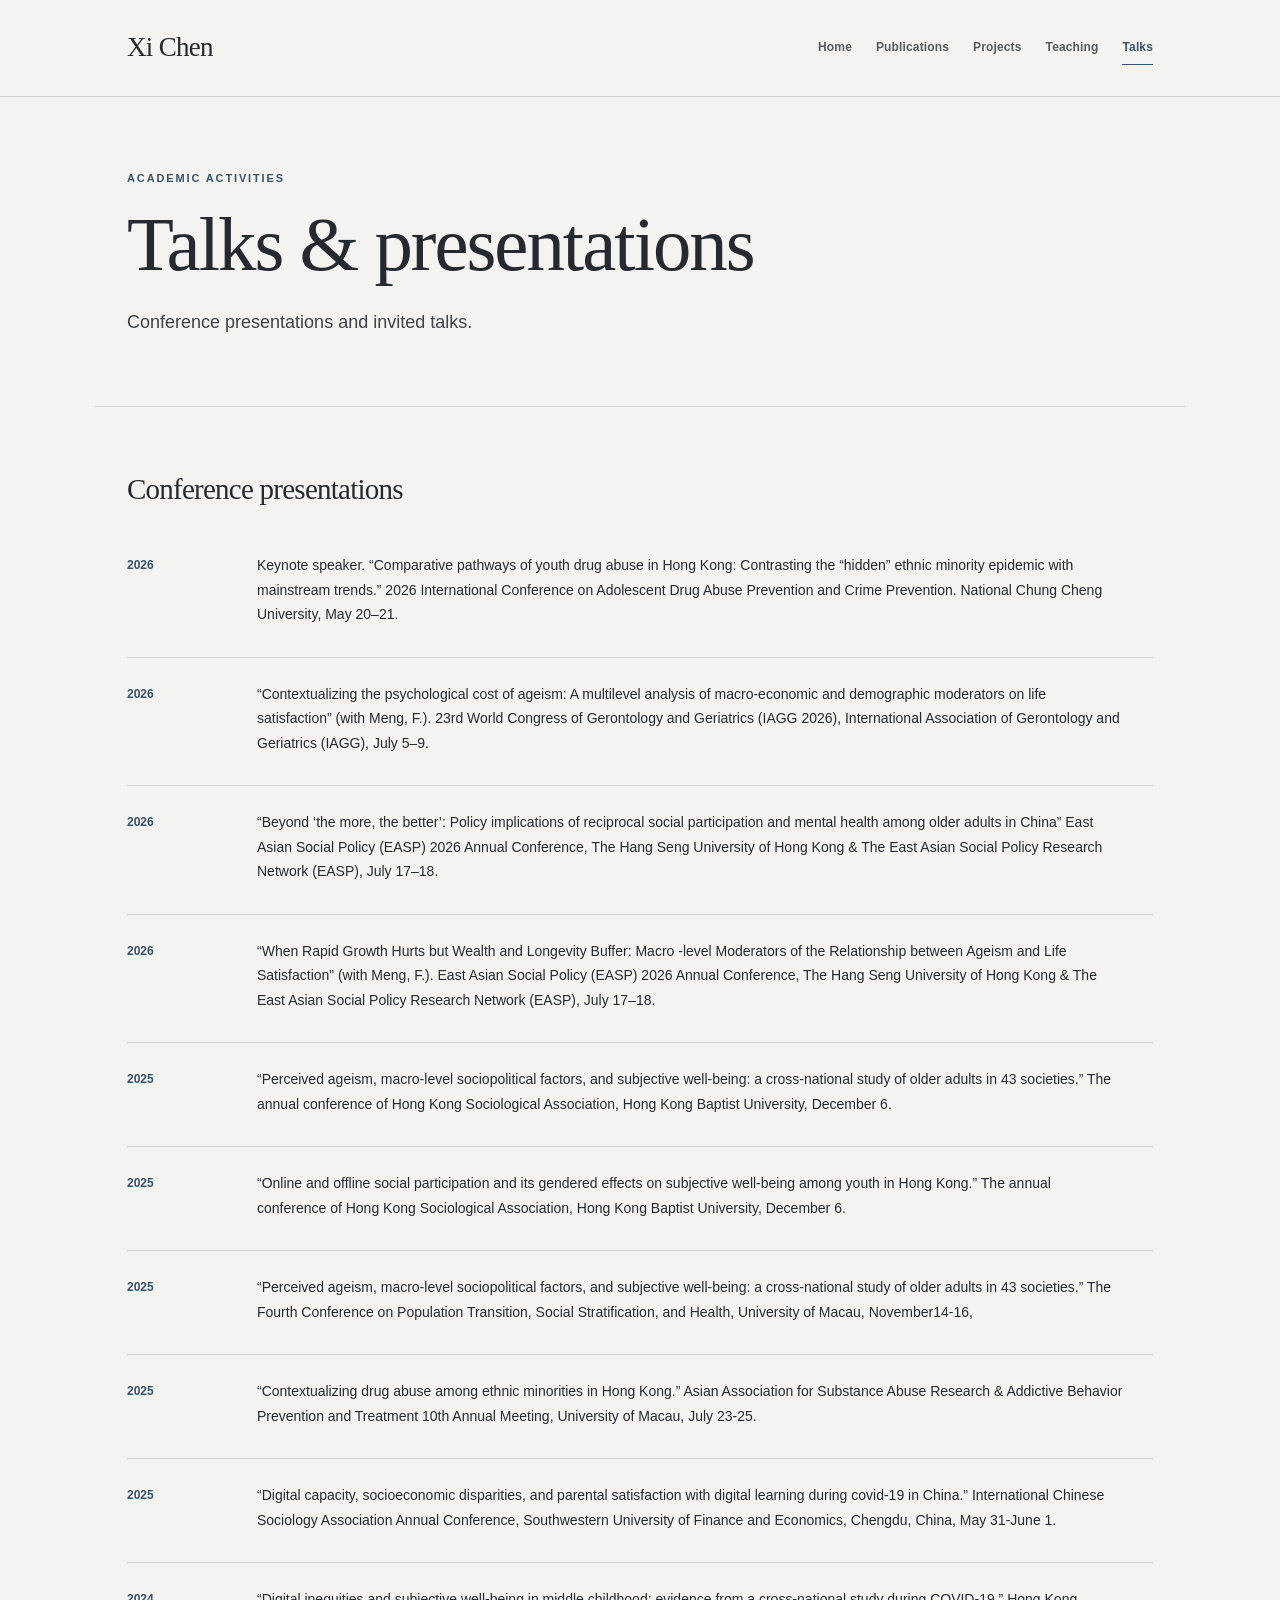
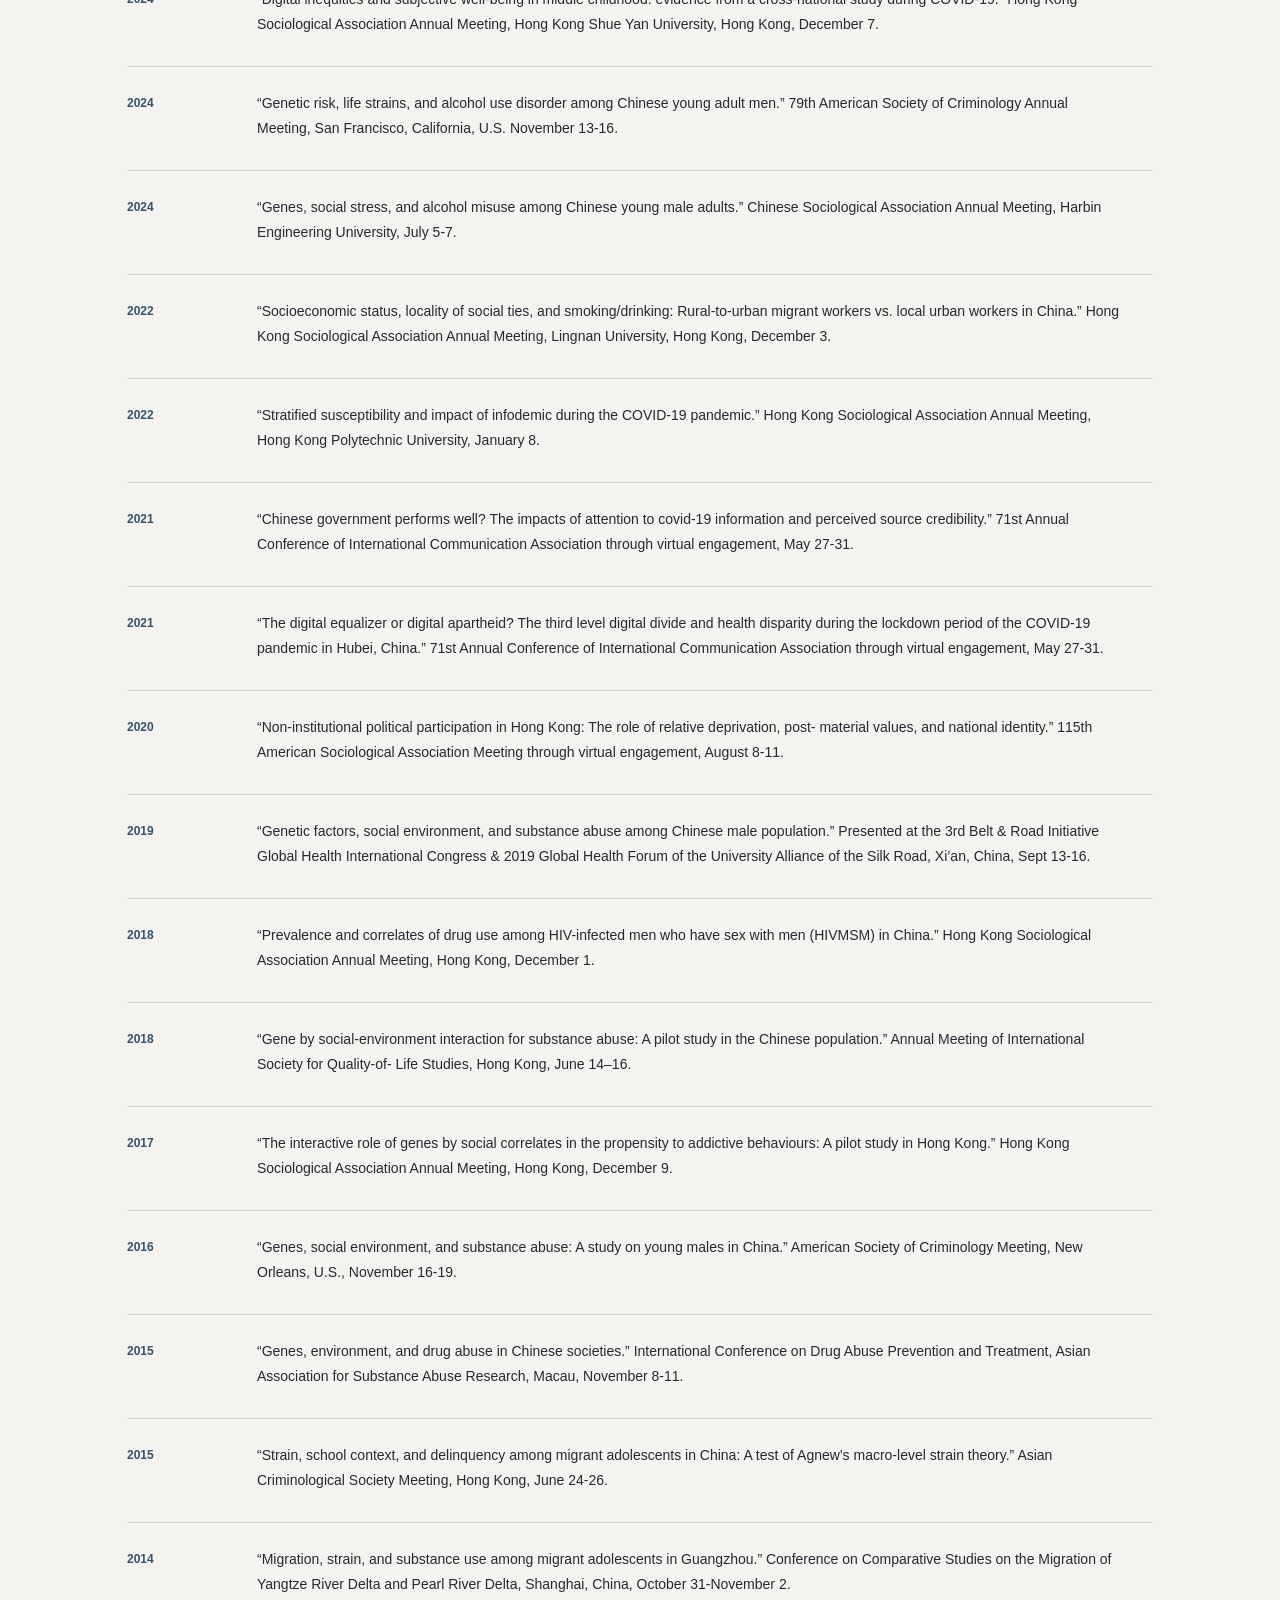
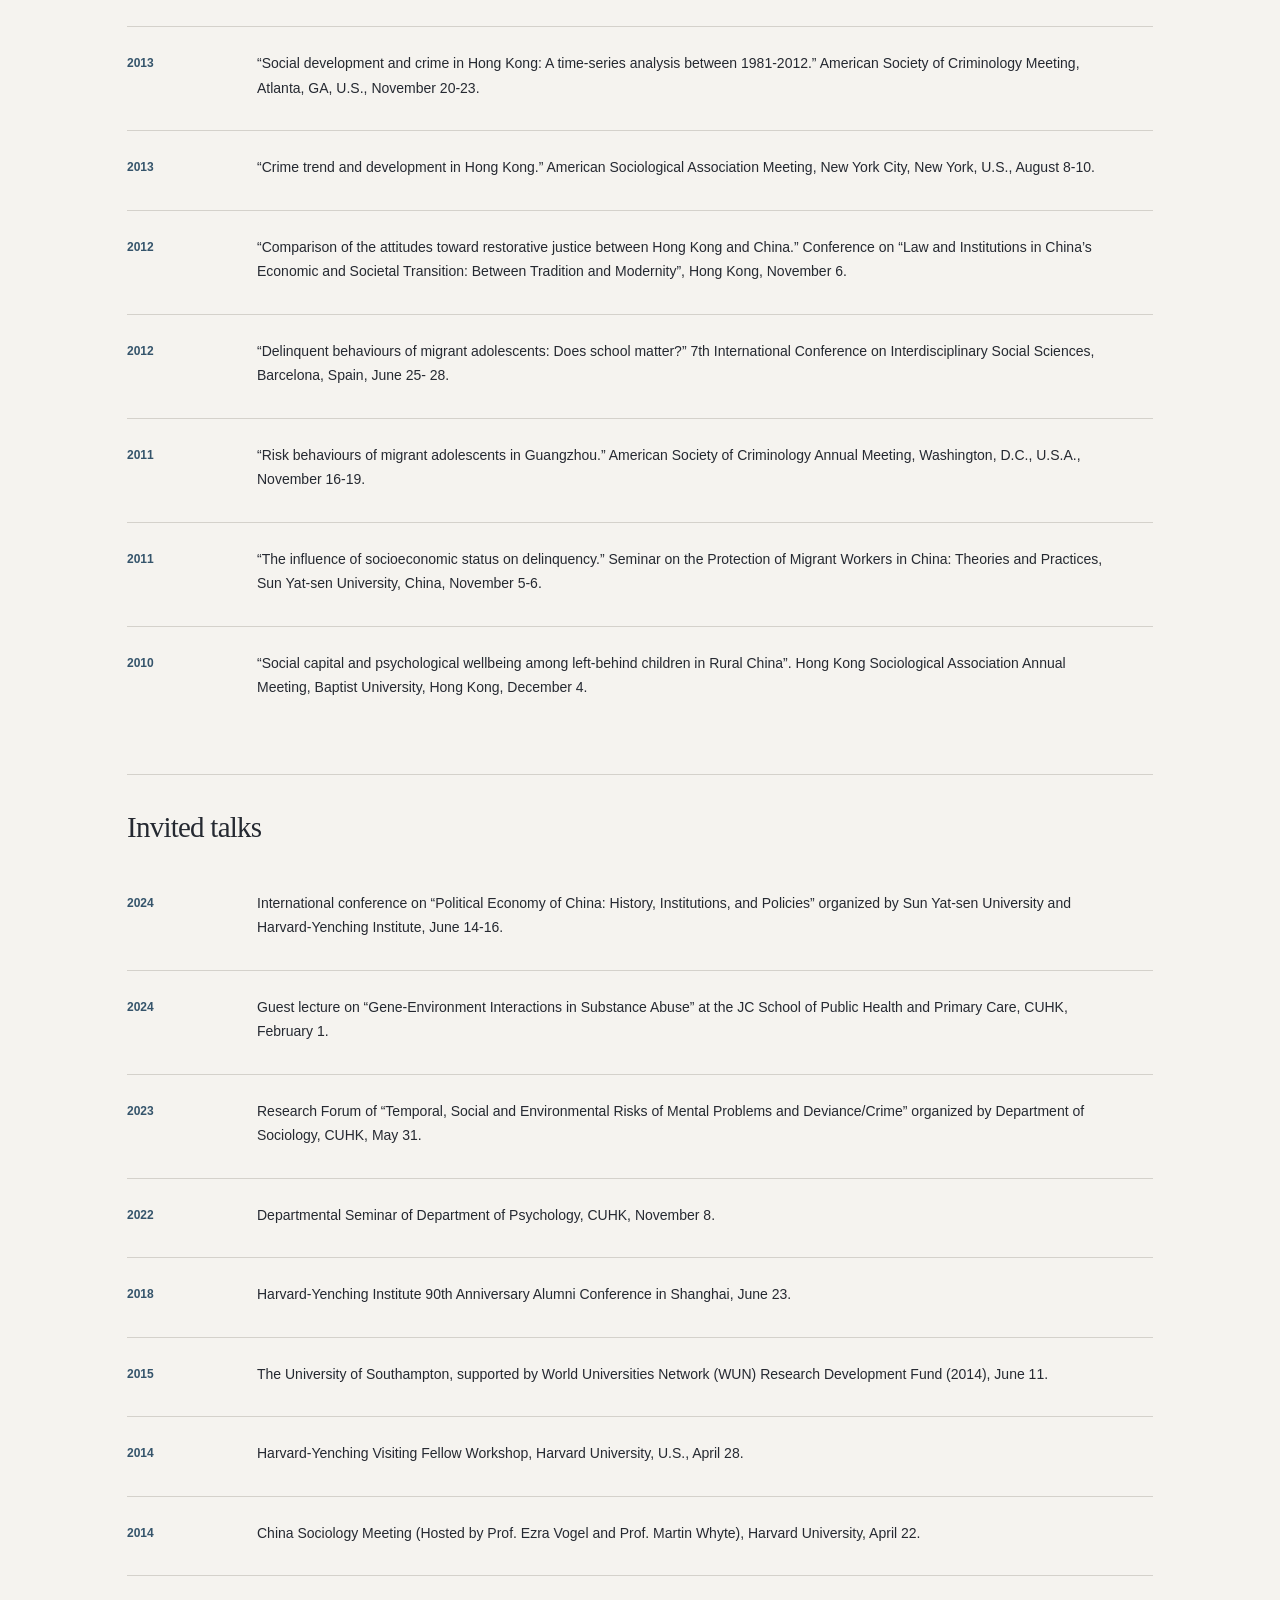
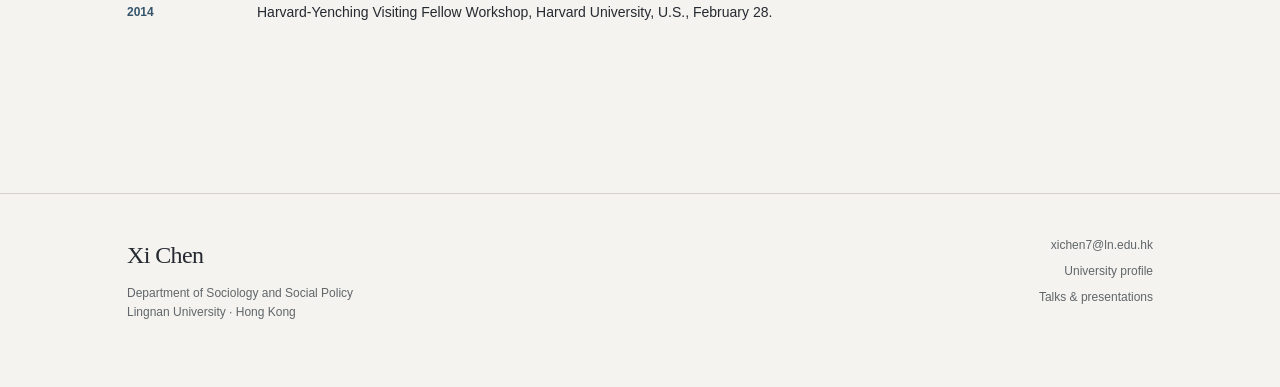
<file: talks.html>
<!DOCTYPE html>

<html lang="en"><head><meta charset="utf-8"/><meta content="width=device-width, initial-scale=1" name="viewport"/><title>Talks and Presentations | Xi Chen (Celia Chen), Lingnan University</title><meta content="Conference presentations and invited talks by Xi Chen (Celia Chen) of Lingnan University." name="description"/><meta content="light" name="color-scheme"/><link href="assets/favicon.svg" rel="icon" type="image/svg+xml"/><link href="assets/editorial.css" rel="stylesheet"/><script defer="" src="assets/editorial.js"></script>
<link rel="canonical" href="https://xichen7ln.github.io/talks.html"/>
</head><body><a class="skip-link" href="#main">Skip to main content</a><header class="site-header"><div class="header-inner"><a class="brand" href="index.html">Xi Chen</a><button aria-controls="main-nav" aria-expanded="false" aria-label="Open menu" class="menu-toggle">Menu <span aria-hidden="true">☰</span></button><nav aria-label="Main navigation" id="main-nav"><a href="index.html">Home</a><a href="publications.html">Publications</a><a href="projects.html">Projects</a><a href="teaching.html">Teaching</a><a aria-current="page" href="talks.html">Talks</a></nav></div></header><main id="main"><div class="page-heading"><p class="small-cap">Academic activities</p><h1>Talks &amp; presentations</h1><p class="page-lead">Conference presentations and invited talks.</p></div><div class="content-frame"><section class="content-section"><div class="subhead"><h2>Conference presentations</h2></div><div class="records"><article class="record-row talk-row"><span class="record-date">2026</span><div class="record-info"><p>Keynote speaker. “Comparative pathways of youth drug abuse in Hong Kong: Contrasting the “hidden” ethnic minority epidemic with mainstream trends.” 2026 International Conference on Adolescent Drug Abuse Prevention and Crime Prevention. National Chung Cheng University, May 20–21.</p></div></article><article class="record-row talk-row"><span class="record-date">2026</span><div class="record-info"><p>“Contextualizing the psychological cost of ageism: A multilevel analysis of macro-economic and demographic moderators on life satisfaction” (with Meng, F.). 23rd World Congress of Gerontology and Geriatrics (IAGG 2026), International Association of Gerontology and Geriatrics (IAGG), July 5–9.</p></div></article><article class="record-row talk-row"><span class="record-date">2026</span><div class="record-info"><p>“Beyond ‘the more, the better’: Policy implications of reciprocal social participation and mental health among older adults in China” East Asian Social Policy (EASP) 2026 Annual Conference, The Hang Seng University of Hong Kong &amp; The East Asian Social Policy Research Network (EASP), July 17–18.</p></div></article><article class="record-row talk-row"><span class="record-date">2026</span><div class="record-info"><p>“When Rapid Growth Hurts but Wealth and Longevity Buffer: Macro -level Moderators of the Relationship between Ageism and Life Satisfaction” (with Meng, F.). East Asian Social Policy (EASP) 2026 Annual Conference, The Hang Seng University of Hong Kong &amp; The East Asian Social Policy Research Network (EASP), July 17–18.</p></div></article><article class="record-row talk-row"><span class="record-date">2025</span><div class="record-info"><p>“Perceived ageism, macro-level sociopolitical factors, and subjective well-being: a cross-national study of older adults in 43 societies.” The annual conference of Hong Kong Sociological Association, Hong Kong Baptist University, December 6.</p></div></article><article class="record-row talk-row"><span class="record-date">2025</span><div class="record-info"><p>“Online and offline social participation and its gendered effects on subjective well-being among youth in Hong Kong.” The annual conference of Hong Kong Sociological Association, Hong Kong Baptist University, December 6.</p></div></article><article class="record-row talk-row"><span class="record-date">2025</span><div class="record-info"><p>“Perceived ageism, macro-level sociopolitical factors, and subjective well-being: a cross-national study of older adults in 43 societies.” The Fourth Conference on Population Transition, Social Stratification, and Health, University of Macau, November14-16,</p></div></article><article class="record-row talk-row"><span class="record-date">2025</span><div class="record-info"><p>“Contextualizing drug abuse among ethnic minorities in Hong Kong.” Asian Association for Substance Abuse Research &amp; Addictive Behavior Prevention and Treatment 10th Annual Meeting, University of Macau, July 23-25.</p></div></article><article class="record-row talk-row"><span class="record-date">2025</span><div class="record-info"><p>“Digital capacity, socioeconomic disparities, and parental satisfaction with digital learning during covid-19 in China.” International Chinese Sociology Association Annual Conference, Southwestern University of Finance and Economics, Chengdu, China, May 31-June 1.</p></div></article><article class="record-row talk-row"><span class="record-date">2024</span><div class="record-info"><p>“Digital inequities and subjective well-being in middle childhood: evidence from a cross-national study during COVID-19.” Hong Kong Sociological Association Annual Meeting, Hong Kong Shue Yan University, Hong Kong, December 7.</p></div></article><article class="record-row talk-row"><span class="record-date">2024</span><div class="record-info"><p>“Genetic risk, life strains, and alcohol use disorder among Chinese young adult men.” 79th American Society of Criminology Annual Meeting, San Francisco, California, U.S. November 13-16.</p></div></article><article class="record-row talk-row"><span class="record-date">2024</span><div class="record-info"><p>“Genes, social stress, and alcohol misuse among Chinese young male adults.” Chinese Sociological Association Annual Meeting, Harbin Engineering University, July 5-7.</p></div></article><article class="record-row talk-row"><span class="record-date">2022</span><div class="record-info"><p>“Socioeconomic status, locality of social ties, and smoking/drinking: Rural-to-urban migrant workers vs. local urban workers in China.” Hong Kong Sociological Association Annual Meeting, Lingnan University, Hong Kong, December 3.</p></div></article><article class="record-row talk-row"><span class="record-date">2022</span><div class="record-info"><p>“Stratified susceptibility and impact of infodemic during the COVID-19 pandemic.” Hong Kong Sociological Association Annual Meeting, Hong Kong Polytechnic University, January 8.</p></div></article><article class="record-row talk-row"><span class="record-date">2021</span><div class="record-info"><p>“Chinese government performs well? The impacts of attention to covid-19 information and perceived source credibility.” 71st Annual Conference of International Communication Association through virtual engagement, May 27-31.</p></div></article><article class="record-row talk-row"><span class="record-date">2021</span><div class="record-info"><p>“The digital equalizer or digital apartheid? The third level digital divide and health disparity during the lockdown period of the COVID-19 pandemic in Hubei, China.” 71st Annual Conference of International Communication Association through virtual engagement, May 27-31.</p></div></article><article class="record-row talk-row"><span class="record-date">2020</span><div class="record-info"><p>“Non-institutional political participation in Hong Kong: The role of relative deprivation, post- material values, and national identity.” 115th American Sociological Association Meeting through virtual engagement, August 8-11.</p></div></article><article class="record-row talk-row"><span class="record-date">2019</span><div class="record-info"><p>“Genetic factors, social environment, and substance abuse among Chinese male population.” Presented at the 3rd Belt &amp; Road Initiative Global Health International Congress &amp; 2019 Global Health Forum of the University Alliance of the Silk Road, Xi’an, China, Sept 13-16.</p></div></article><article class="record-row talk-row"><span class="record-date">2018</span><div class="record-info"><p>“Prevalence and correlates of drug use among HIV-infected men who have sex with men (HIVMSM) in China.” Hong Kong Sociological Association Annual Meeting, Hong Kong, December 1.</p></div></article><article class="record-row talk-row"><span class="record-date">2018</span><div class="record-info"><p>“Gene by social-environment interaction for substance abuse: A pilot study in the Chinese population.” Annual Meeting of International Society for Quality-of- Life Studies, Hong Kong, June 14–16.</p></div></article><article class="record-row talk-row"><span class="record-date">2017</span><div class="record-info"><p>“The interactive role of genes by social correlates in the propensity to addictive behaviours: A pilot study in Hong Kong.” Hong Kong Sociological Association Annual Meeting, Hong Kong, December 9.</p></div></article><article class="record-row talk-row"><span class="record-date">2016</span><div class="record-info"><p>“Genes, social environment, and substance abuse: A study on young males in China.” American Society of Criminology Meeting, New Orleans, U.S., November 16-19.</p></div></article><article class="record-row talk-row"><span class="record-date">2015</span><div class="record-info"><p>“Genes, environment, and drug abuse in Chinese societies.” International Conference on Drug Abuse Prevention and Treatment, Asian Association for Substance Abuse Research, Macau, November 8-11.</p></div></article><article class="record-row talk-row"><span class="record-date">2015</span><div class="record-info"><p>“Strain, school context, and delinquency among migrant adolescents in China: A test of Agnew's macro-level strain theory.” Asian Criminological Society Meeting, Hong Kong, June 24-26.</p></div></article><article class="record-row talk-row"><span class="record-date">2014</span><div class="record-info"><p>“Migration, strain, and substance use among migrant adolescents in Guangzhou.” Conference on Comparative Studies on the Migration of Yangtze River Delta and Pearl River Delta, Shanghai, China, October 31-November 2.</p></div></article><article class="record-row talk-row"><span class="record-date">2013</span><div class="record-info"><p>“Social development and crime in Hong Kong: A time-series analysis between 1981-2012.” American Society of Criminology Meeting, Atlanta, GA, U.S., November 20-23.</p></div></article><article class="record-row talk-row"><span class="record-date">2013</span><div class="record-info"><p>“Crime trend and development in Hong Kong.” American Sociological Association Meeting, New York City, New York, U.S., August 8-10.</p></div></article><article class="record-row talk-row"><span class="record-date">2012</span><div class="record-info"><p>“Comparison of the attitudes toward restorative justice between Hong Kong and China.” Conference on “Law and Institutions in China’s Economic and Societal Transition: Between Tradition and Modernity”, Hong Kong, November 6.</p></div></article><article class="record-row talk-row"><span class="record-date">2012</span><div class="record-info"><p>“Delinquent behaviours of migrant adolescents: Does school matter?” 7th International Conference on Interdisciplinary Social Sciences, Barcelona, Spain, June 25- 28.</p></div></article><article class="record-row talk-row"><span class="record-date">2011</span><div class="record-info"><p>“Risk behaviours of migrant adolescents in Guangzhou.” American Society of Criminology Annual Meeting, Washington, D.C., U.S.A., November 16-19.</p></div></article><article class="record-row talk-row"><span class="record-date">2011</span><div class="record-info"><p>“The influence of socioeconomic status on delinquency.” Seminar on the Protection of Migrant Workers in China: Theories and Practices, Sun Yat-sen University, China, November 5-6.</p></div></article><article class="record-row talk-row"><span class="record-date">2010</span><div class="record-info"><p>“Social capital and psychological wellbeing among left-behind children in Rural China”. Hong Kong Sociological Association Annual Meeting, Baptist University, Hong Kong, December 4.</p></div></article></div></section><section class="content-section"><div class="subhead"><h2>Invited talks</h2></div><div class="records"><article class="record-row talk-row"><span class="record-date">2024</span><div class="record-info"><p>International conference on “Political Economy of China: History, Institutions, and Policies” organized by Sun Yat-sen University and Harvard-Yenching Institute, June 14-16.</p></div></article><article class="record-row talk-row"><span class="record-date">2024</span><div class="record-info"><p>Guest lecture on “Gene-Environment Interactions in Substance Abuse” at the JC School of Public Health and Primary Care, CUHK, February 1.</p></div></article><article class="record-row talk-row"><span class="record-date">2023</span><div class="record-info"><p>Research Forum of “Temporal, Social and Environmental Risks of Mental Problems and Deviance/Crime” organized by Department of Sociology, CUHK, May 31.</p></div></article><article class="record-row talk-row"><span class="record-date">2022</span><div class="record-info"><p>Departmental Seminar of Department of Psychology, CUHK, November 8.</p></div></article><article class="record-row talk-row"><span class="record-date">2018</span><div class="record-info"><p>Harvard-Yenching Institute 90th Anniversary Alumni Conference in Shanghai, June 23.</p></div></article><article class="record-row talk-row"><span class="record-date">2015</span><div class="record-info"><p>The University of Southampton, supported by World Universities Network (WUN) Research Development Fund (2014), June 11.</p></div></article><article class="record-row talk-row"><span class="record-date">2014</span><div class="record-info"><p>Harvard-Yenching Visiting Fellow Workshop, Harvard University, U.S., April 28.</p></div></article><article class="record-row talk-row"><span class="record-date">2014</span><div class="record-info"><p>China Sociology Meeting (Hosted by Prof. Ezra Vogel and Prof. Martin Whyte), Harvard University, April 22.</p></div></article><article class="record-row talk-row"><span class="record-date">2014</span><div class="record-info"><p>Harvard-Yenching Visiting Fellow Workshop, Harvard University, U.S., February 28.</p></div></article></div></section></div></main><footer class="site-footer"><div class="footer-inner"><div><a class="footer-brand" href="index.html">Xi Chen</a><p>Department of Sociology and Social Policy<br/>Lingnan University · Hong Kong</p></div><div class="footer-side"><a href="mailto:xichen7@ln.edu.hk">xichen7@ln.edu.hk</a><a href="https://www.ln.edu.hk/socsp/people/academic-staff/prof-chen-xi-celia" rel="noopener noreferrer" target="_blank">University profile</a><a href="talks.html">Talks &amp; presentations</a></div></div></footer></body></html>
</file>
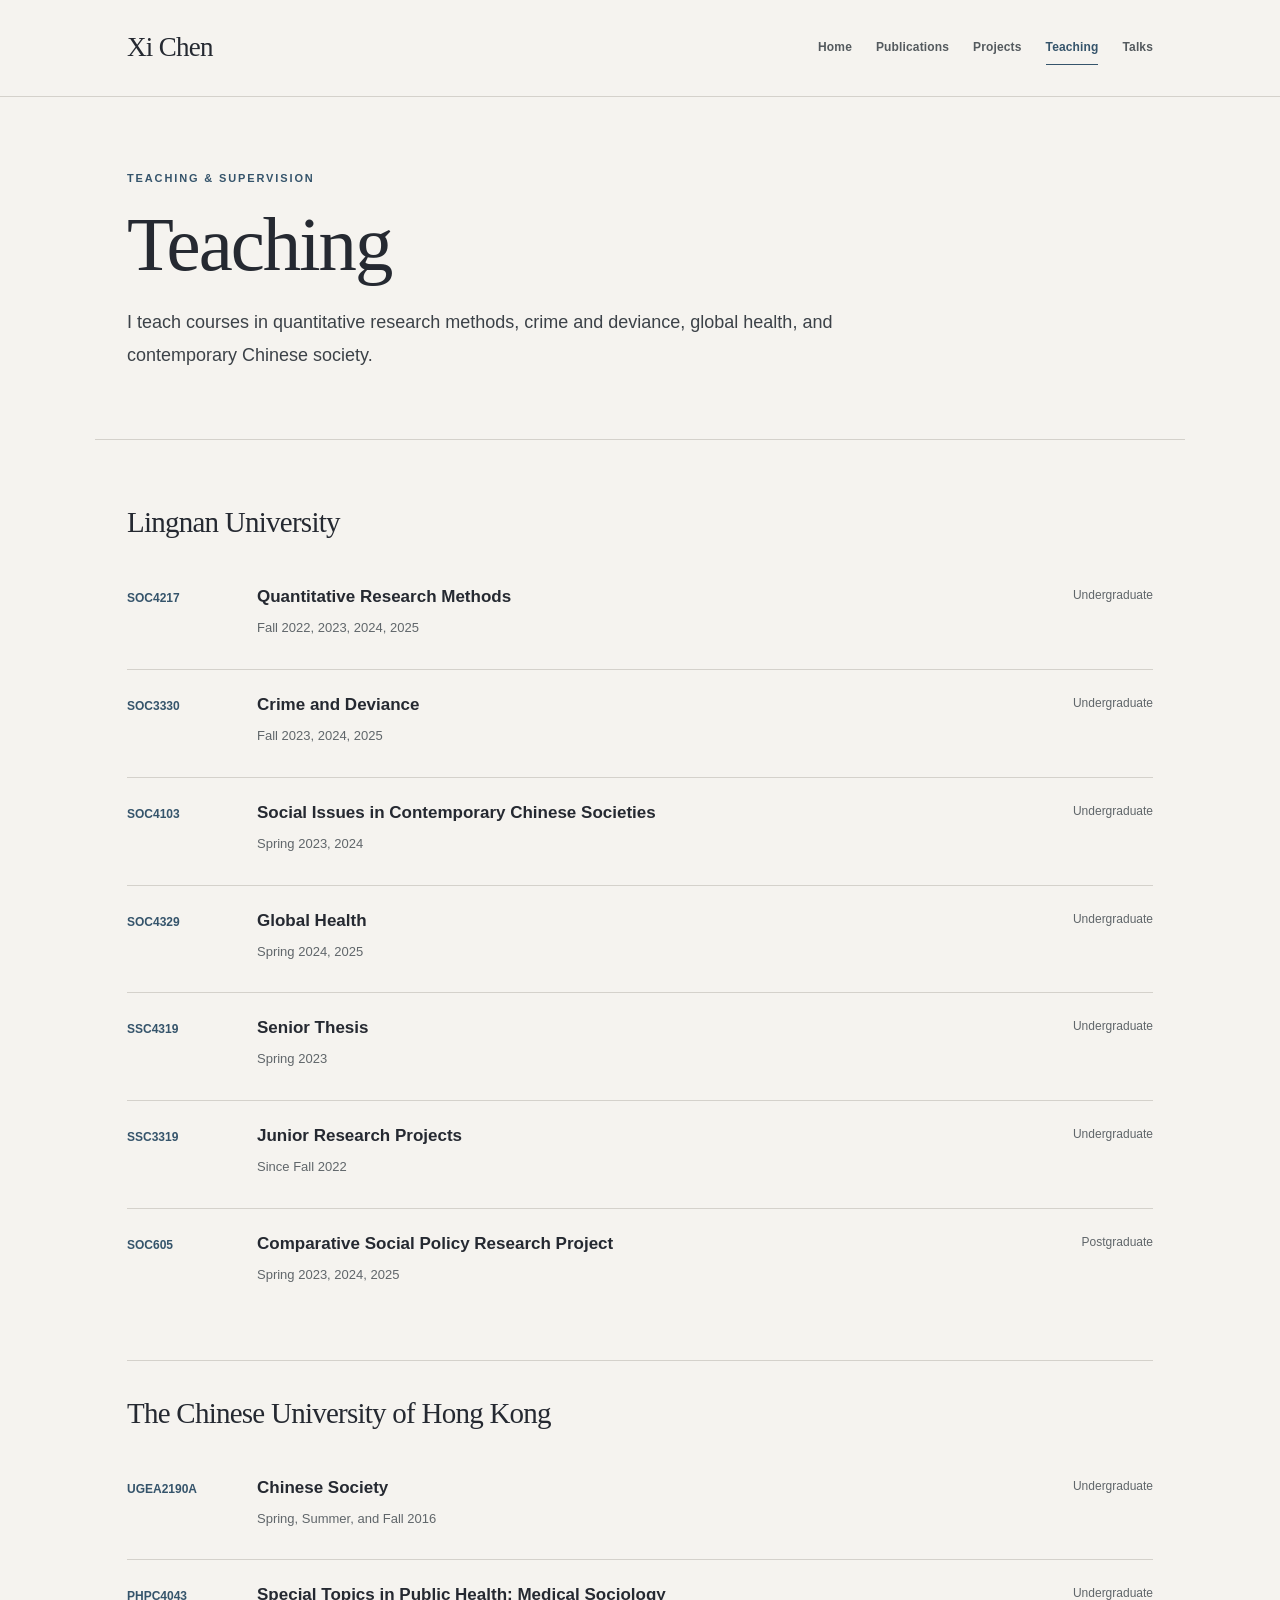
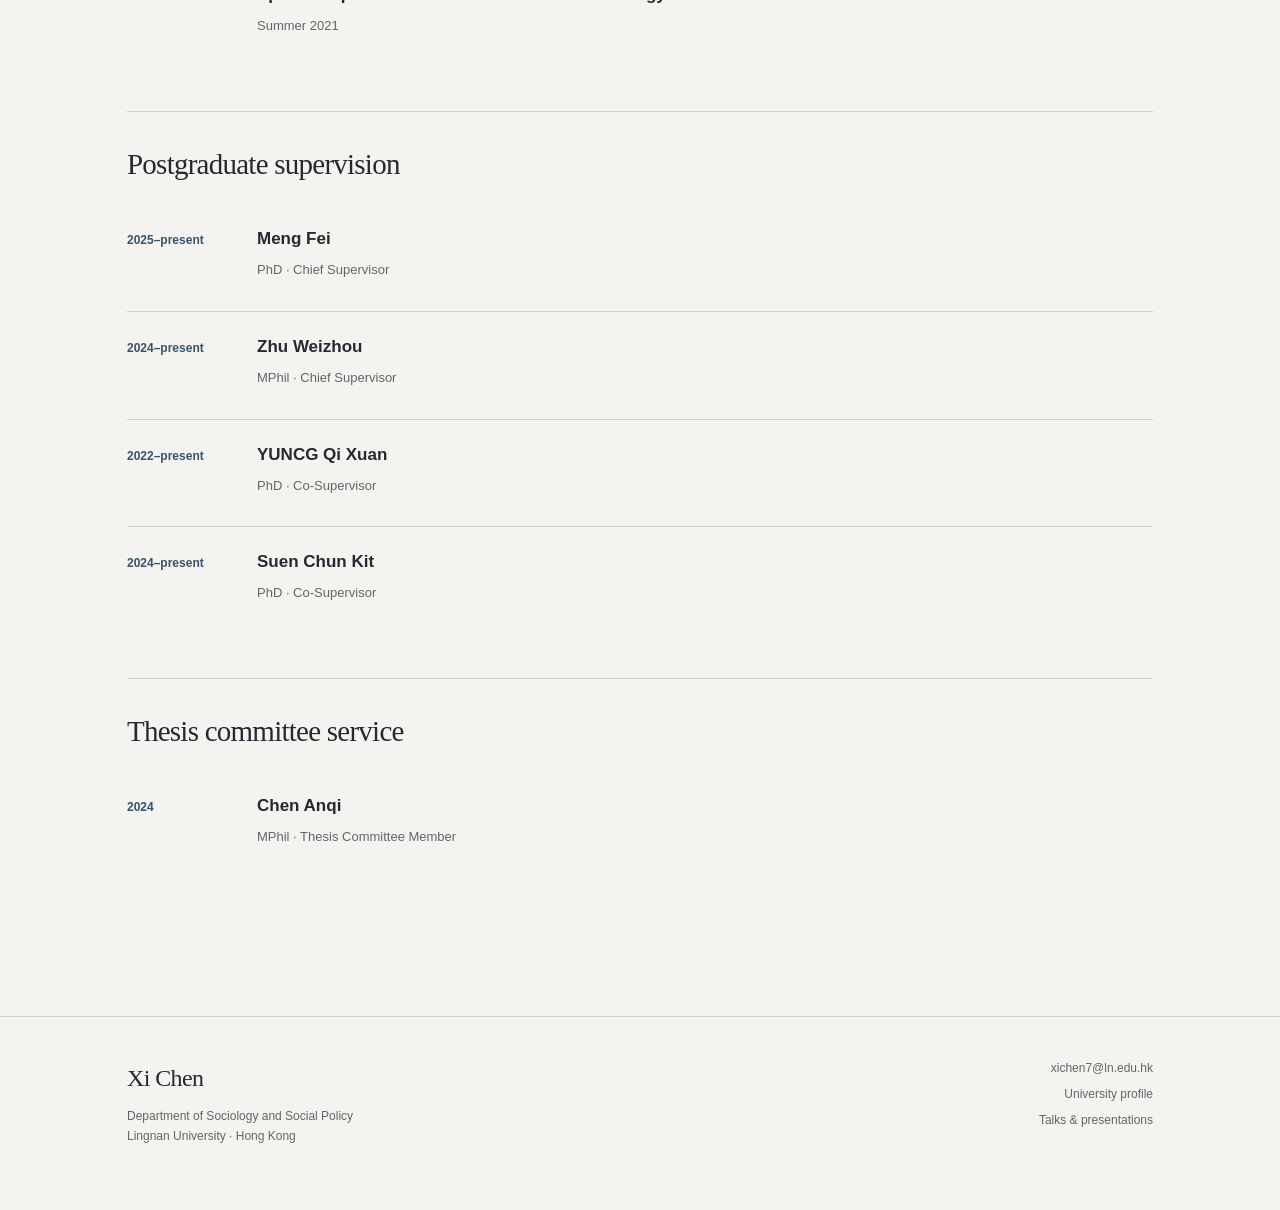
<file: teaching.html>
<!DOCTYPE html>

<html lang="en"><head><meta charset="utf-8"/><meta content="width=device-width, initial-scale=1" name="viewport"/><title>Teaching | Xi Chen (Celia Chen), Lingnan University</title><meta content="Courses and postgraduate supervision by Xi Chen (Celia Chen), including quantitative research methods, global health and contemporary Chinese society." name="description"/><meta content="light" name="color-scheme"/><link href="assets/favicon.svg" rel="icon" type="image/svg+xml"/><link href="assets/editorial.css" rel="stylesheet"/><script defer="" src="assets/editorial.js"></script>
<link rel="canonical" href="https://xichen7ln.github.io/teaching.html"/>
</head><body><a class="skip-link" href="#main">Skip to main content</a><header class="site-header"><div class="header-inner"><a class="brand" href="index.html">Xi Chen</a><button aria-controls="main-nav" aria-expanded="false" aria-label="Open menu" class="menu-toggle">Menu <span aria-hidden="true">☰</span></button><nav aria-label="Main navigation" id="main-nav"><a href="index.html">Home</a><a href="publications.html">Publications</a><a href="projects.html">Projects</a><a aria-current="page" href="teaching.html">Teaching</a><a href="talks.html">Talks</a></nav></div></header><main id="main"><div class="page-heading"><p class="small-cap">Teaching &amp; supervision</p><h1>Teaching</h1><p class="page-lead">I teach courses in quantitative research methods, crime and deviance, global health, and contemporary Chinese society.</p></div><div class="content-frame"><section class="content-section"><div class="subhead"><h2>Lingnan University</h2></div><div class="records"><article class="record-row teaching-row"><span class="record-date">SOC4217</span><div class="record-info"><h3>Quantitative Research Methods</h3><p>Fall 2022, 2023, 2024, 2025</p></div><span class="record-note">Undergraduate</span></article><article class="record-row teaching-row"><span class="record-date">SOC3330</span><div class="record-info"><h3>Crime and Deviance</h3><p>Fall 2023, 2024, 2025</p></div><span class="record-note">Undergraduate</span></article><article class="record-row teaching-row"><span class="record-date">SOC4103</span><div class="record-info"><h3>Social Issues in Contemporary Chinese Societies</h3><p>Spring 2023, 2024</p></div><span class="record-note">Undergraduate</span></article><article class="record-row teaching-row"><span class="record-date">SOC4329</span><div class="record-info"><h3>Global Health</h3><p>Spring 2024, 2025</p></div><span class="record-note">Undergraduate</span></article><article class="record-row teaching-row"><span class="record-date">SSC4319</span><div class="record-info"><h3>Senior Thesis</h3><p>Spring 2023</p></div><span class="record-note">Undergraduate</span></article><article class="record-row teaching-row"><span class="record-date">SSC3319</span><div class="record-info"><h3>Junior Research Projects</h3><p>Since Fall 2022</p></div><span class="record-note">Undergraduate</span></article><article class="record-row teaching-row"><span class="record-date">SOC605</span><div class="record-info"><h3>Comparative Social Policy Research Project</h3><p>Spring 2023, 2024, 2025</p></div><span class="record-note">Postgraduate</span></article></div></section><section class="content-section"><div class="subhead"><h2>The Chinese University of Hong Kong</h2></div><div class="records"><article class="record-row teaching-row"><span class="record-date">UGEA2190A</span><div class="record-info"><h3>Chinese Society</h3><p>Spring, Summer, and Fall 2016</p></div><span class="record-note">Undergraduate</span></article><article class="record-row teaching-row"><span class="record-date">PHPC4043</span><div class="record-info"><h3>Special Topics in Public Health: Medical Sociology</h3><p>Summer 2021</p></div><span class="record-note">Undergraduate</span></article></div></section><section class="content-section"><div class="subhead"><h2>Postgraduate supervision</h2></div><div class="records"><article class="record-row teaching-row"><span class="record-date">2025–present</span><div class="record-info"><h3>Meng Fei</h3><p>PhD · Chief Supervisor</p></div></article><article class="record-row teaching-row"><span class="record-date">2024–present</span><div class="record-info"><h3>Zhu Weizhou</h3><p>MPhil · Chief Supervisor</p></div></article><article class="record-row teaching-row"><span class="record-date">2022–present</span><div class="record-info"><h3>YUNCG Qi Xuan</h3><p>PhD · Co-Supervisor</p></div></article><article class="record-row teaching-row"><span class="record-date">2024–present</span><div class="record-info"><h3>Suen Chun Kit</h3><p>PhD · Co-Supervisor</p></div></article></div></section><section class="content-section"><div class="subhead"><h2>Thesis committee service</h2></div><div class="records"><article class="record-row teaching-row"><span class="record-date">2024</span><div class="record-info"><h3>Chen Anqi</h3><p>MPhil · Thesis Committee Member</p></div></article></div></section></div></main><footer class="site-footer"><div class="footer-inner"><div><a class="footer-brand" href="index.html">Xi Chen</a><p>Department of Sociology and Social Policy<br/>Lingnan University · Hong Kong</p></div><div class="footer-side"><a href="mailto:xichen7@ln.edu.hk">xichen7@ln.edu.hk</a><a href="https://www.ln.edu.hk/socsp/people/academic-staff/prof-chen-xi-celia" rel="noopener noreferrer" target="_blank">University profile</a><a href="talks.html">Talks &amp; presentations</a></div></div></footer></body></html>
</file>
<file: assets/editorial.css>
/* Editorial prototype: visual structure inspired by restraint of published humanities and social-science faculty sites.
   No proprietary code or photography reproduced. A light warm paper background is deliberately not pure white. */
:root{--paper:#f5f3ef;--ink:#252931;--muted:#60666a;--accent:#35546b;--hair:#d4d1cb;--strong:#9ba9ae;--measure:1090px}
*{box-sizing:border-box}html{scroll-behavior:smooth}body{margin:0;background:var(--paper);color:var(--ink);font-family:Arial,Helvetica,sans-serif;font-size:16px;line-height:1.6;-webkit-font-smoothing:antialiased}a{color:var(--accent);text-decoration:none}a:hover{text-decoration:underline;text-underline-offset:3px}button,input{font:inherit}button:focus-visible,a:focus-visible,input:focus-visible{outline:2px solid var(--accent);outline-offset:4px}a:focus-visible{text-decoration:underline}.skip-link{position:absolute;top:-60px;left:12px;background:var(--ink);color:var(--paper);padding:8px 15px;z-index:20}.skip-link:focus{top:12px}h1,h2,h3,p{margin-top:0}h1,h2,.brand,.footer-brand{font-family:Georgia,'Times New Roman',serif;font-weight:400;letter-spacing:-.026em}h3{font-weight:600}h1{font-size:clamp(48px,6vw,79px);line-height:1.07}h2{font-size:clamp(26px,3vw,36px);line-height:1.21}h3{line-height:1.35}p{margin-bottom:1.1em}.small-cap{text-transform:uppercase;letter-spacing:.17em;font-size:11px;font-weight:700;color:var(--accent)}.site-header{border-bottom:1px solid var(--hair)}.header-inner,.footer-inner{max-width:var(--measure);margin:auto;padding:0 32px;display:flex;align-items:center;justify-content:space-between}.header-inner{min-height:96px;gap:32px}.brand{color:var(--ink);font-size:27px;white-space:nowrap}.brand span{font-family:Georgia,'Songti SC',serif;font-size:.7em;margin-left:.3em;letter-spacing:0}.header-inner nav{display:flex;align-items:center;gap:24px}.header-inner nav a{font-size:12px;font-weight:600;color:#545a5e;letter-spacing:.012em;padding:7px 0;border-bottom:1px solid transparent}.header-inner nav a[aria-current=page]{color:var(--accent);border-color:var(--accent)}.menu-toggle{display:none}.site-footer{border-top:1px solid var(--hair);margin-top:70px}.footer-inner{padding-top:42px;padding-bottom:51px;align-items:start}.footer-brand{font-size:24px;color:var(--ink)}.footer-brand span{font-size:17px}.site-footer p{font-size:12px;color:var(--muted);margin-top:10px}.footer-side{display:flex;flex-direction:column;align-items:flex-end;gap:7px;font-size:12px}.footer-side a{color:var(--muted)}.home-hero,.home-section,.page-heading,.content-frame{max-width:var(--measure);margin-left:auto;margin-right:auto;padding-left:32px;padding-right:32px}.home-hero{padding-top:92px;padding-bottom:80px}.home-hero-grid{display:grid;grid-template-columns:minmax(0,1.5fr) minmax(250px,.75fr);gap:100px;align-items:start}.hero-main h1{margin:18px 0 22px}.hero-main h1 span{font-size:.53em;color:var(--accent);vertical-align:baseline;letter-spacing:0}.position{font-size:19px;color:var(--ink);margin-bottom:3px;max-width:510px}.affiliation{font-size:15px;line-height:1.7;color:var(--muted);margin-bottom:32px}.hero-intro{font-size:18px;line-height:1.75;max-width:650px}.hero-brief{font-size:15px;line-height:1.8;color:var(--muted);max-width:620px}.inline-actions{display:flex;gap:20px 28px;flex-wrap:wrap;margin-top:30px}.action-link{display:inline-block;font-size:13px;font-weight:650;border-bottom:1px solid var(--accent);padding-bottom:3px}.hero-portrait{margin:24px 0 0;max-width:100%;align-self:start}.hero-portrait img{display:block;width:100%;height:auto;aspect-ratio:1/1;object-fit:cover;object-position:center center;background:#ddd8d2;border:1px solid var(--hair)}.hero-portrait figcaption{font-size:11px;color:var(--muted);margin-top:9px;line-height:1.6}.hero-portrait figcaption a{color:inherit;text-decoration:underline;text-decoration-color:#b5b4b0;text-underline-offset:2px}.hero-aside{border-top:2px solid var(--ink);margin-top:30px;padding-top:23px}.aside-label{font-size:12px;text-transform:uppercase;letter-spacing:.095em;color:var(--muted);font-weight:700}.hero-aside ul{list-style:none;padding:0;margin:19px 0 16px}.hero-aside li{font-size:16px;line-height:1.5;padding:13px 0;border-bottom:1px solid var(--hair);font-family:Georgia,'Times New Roman',serif}.aside-foot{font-size:12px;color:var(--muted);line-height:1.7;margin-top:20px}.home-section{padding-top:50px;padding-bottom:32px;border-top:1px solid var(--hair)}.section-heading{display:flex;justify-content:space-between;align-items:baseline;gap:28px;margin-bottom:18px}.section-heading h2{margin:0}.section-heading>a,.subhead.with-link>a{font-size:13px;flex-shrink:0}.home-bottom{padding-bottom:10px}.home-bottom>p{max-width:660px;font-size:16px;color:var(--muted)}.pub-item{display:grid;grid-template-columns:1fr auto;gap:12px 25px;padding:22px 0;border-bottom:1px solid var(--hair)}.pub-item:last-child{border-bottom:0}.pub-item h3{font-size:17px;line-height:1.45;margin-bottom:7px;font-weight:600}.pub-item h3 a{color:var(--ink)}.pub-item h3 a:hover{color:var(--accent)}.pub-authors,.pub-venue{font-size:13px;color:var(--muted);margin:0 0 3px}.pub-venue{font-style:italic}.copy-cite{border:0;background:transparent;color:var(--accent);font-size:12px;cursor:pointer;align-self:start;white-space:nowrap;padding:3px 0}.copy-cite:hover{text-decoration:underline}.record-row{display:grid;grid-template-columns:100px 1fr auto;gap:30px;align-items:start;padding:24px 0;border-bottom:1px solid var(--hair)}.record-row:last-child{border-bottom:0}.record-date{font-size:12px;font-weight:700;color:var(--accent);padding-top:4px;line-height:1.45}.record-info h3{font-size:17px;font-weight:600;margin:0 0 9px;max-width:735px}.record-info p{font-size:13px;color:var(--muted);margin:0 0 6px}.record-info .record-note{font-size:11px;color:#6e7172}.grant-amount{font-size:12px;color:var(--muted);white-space:nowrap}.page-heading{padding-top:73px;padding-bottom:67px;border-bottom:1px solid var(--hair)}.page-heading h1{margin:16px 0 20px}.page-lead{font-size:18px;line-height:1.85;max-width:755px;color:#3c4248;margin-bottom:0}.content-frame{padding-top:30px;padding-bottom:24px}.content-section{padding-top:35px;padding-bottom:44px;border-bottom:1px solid var(--hair)}.content-section:last-child{border-bottom:0}.subhead{display:flex;align-items:baseline;justify-content:space-between;gap:15px;margin-bottom:22px}.subhead h2{font-size:29px;margin-bottom:0}.subhead>p{color:var(--muted);font-size:12px;max-width:300px;margin-bottom:0}.interest-grid{display:grid;grid-template-columns:1fr 1fr;column-gap:70px}.interest-line{font-family:Georgia,'Times New Roman',serif;font-size:22px;border-bottom:1px solid var(--hair);padding:19px 0}.narrow-section>p{max-width:720px;font-size:16px;line-height:1.85}.source-note{font-size:12px;color:#777976;line-height:1.7;margin:20px 0 8px}.publication-toolbar{display:flex;align-items:center;gap:14px;border-bottom:1px solid var(--hair);padding:12px 0 26px}.publication-toolbar label{font-size:12px;flex-shrink:0;color:var(--muted)}.publication-toolbar input{flex:1;min-width:130px;max-width:370px;padding:10px 12px;color:var(--ink);border:1px solid #bcbebc;border-radius:0;background:transparent;font-size:14px}.publication-toolbar #result-count{margin-left:auto;white-space:nowrap;color:var(--muted);font-size:12px}.publication-note{margin-top:19px;margin-bottom:7px}.publication-year{padding-top:32px}.publication-year>h2{font-size:26px;color:var(--accent);padding-bottom:13px;margin:0;border-bottom:1px solid #a9adae}.publication-year .pub-item{grid-template-columns:minmax(0,1fr) auto}.pub-item[hidden],.publication-year[hidden],[hidden]{display:none!important}.empty-state{margin:35px 0}.prose-section>p{font-size:17px;line-height:1.85;max-width:750px}.talk-row .record-info p{font-size:14px;color:var(--ink);line-height:1.75}.teaching-row .record-note{font-size:12px;color:var(--muted)}.contact-grid{display:grid;grid-template-columns:1fr 1fr;gap:70px;padding:50px 0}.contact-grid h2{font:600 11px Arial,Helvetica,sans-serif;text-transform:uppercase;letter-spacing:.15em;color:var(--muted);margin:0 0 12px}.contact-main{font:normal 26px Georgia,serif;margin-bottom:45px;overflow-wrap:anywhere}.contact-detail{font-size:16px;line-height:1.8;margin-bottom:36px}
@media(max-width:960px){.header-inner nav{gap:12px}.home-hero-grid{gap:50px}.header-inner{gap:15px}.header-inner nav a{font-size:11px}}@media(max-width:760px){.header-inner,.footer-inner,.home-hero,.home-section,.page-heading,.content-frame{padding-left:23px;padding-right:23px}.header-inner{min-height:70px;position:relative}.brand{font-size:24px}.menu-toggle{display:flex;align-items:center;gap:8px;border:0;background:transparent;color:var(--ink);font-size:13px;cursor:pointer}.header-inner nav{display:none;position:absolute;z-index:5;top:69px;left:0;right:0;background:var(--paper);border-bottom:1px solid var(--hair);padding:14px 23px 24px;flex-direction:column;align-items:stretch;gap:1px}.header-inner nav.is-open{display:flex}.header-inner nav a{font-size:15px;padding:11px 0}.home-hero{padding-top:57px;padding-bottom:55px}.home-hero-grid{display:block}.hero-main h1{font-size:60px}.hero-main h1 span{font-size:.49em}.position{font-size:17px;margin-bottom:2px}.affiliation{font-size:14px;margin-bottom:25px}.hero-intro{font-size:16px}.hero-brief{font-size:14px}.hero-aside{margin-top:54px}.hero-portrait{margin:42px 0 0;max-width:360px}.hero-aside ul{display:grid;grid-template-columns:1fr 1fr;gap:0 14px}.hero-aside li{font-size:14px}.section-heading h2{font-size:26px}.page-heading{padding-top:53px;padding-bottom:44px}.page-heading h1{font-size:58px}.page-lead{font-size:16px}.subhead{display:block}.subhead>p{margin-top:9px}.interest-grid{display:block}.interest-line{font-size:19px}.record-row{grid-template-columns:86px 1fr;gap:6px 14px}.record-date{font-size:11px}.grant-amount{grid-column:2}.record-info h3{font-size:15px}.pub-item{display:block}.copy-cite{margin-top:9px}.publication-toolbar{flex-wrap:wrap}.publication-toolbar label{width:100%}.publication-toolbar input{width:100%;max-width:none}.publication-toolbar #result-count{margin-left:0}.footer-inner{display:block}.footer-side{align-items:flex-start;margin-top:24px}.contact-grid{display:block;padding-top:30px}.contact-main{font-size:22px;margin-bottom:32px}.home-section{padding-top:40px}}@media(prefers-reduced-motion:reduce){html{scroll-behavior:auto}}@media print{.site-header,.site-footer,.copy-cite,.publication-toolbar,.inline-actions{display:none!important}body{background:white;color:black}.page-heading,.home-hero,.home-section,.content-frame{max-width:none}.pub-item,.record-row{break-inside:avoid}}

/* Research output, awards and professional service: editorial lines, not metric cards. */
.stat-lines{border-top:1px solid var(--hair)}
.stat-line{display:grid;grid-template-columns:110px 1fr;gap:14px;align-items:start;padding:20px 0;border-bottom:1px solid var(--hair)}
.stat-num{font:normal 40px/1.12 Georgia,'Times New Roman',serif;color:var(--accent);letter-spacing:-.035em}
.stat-line strong{display:block;font-size:16px;line-height:1.45;margin-bottom:6px;font-weight:600}
.stat-line p{font-size:14px;color:var(--muted);margin:0;line-height:1.7}
.metrics-note{font-size:12px;color:var(--muted);margin-top:14px;margin-bottom:36px}
.citation-heading{display:flex;align-items:baseline;justify-content:space-between;gap:18px;margin:10px 0 13px}
.citation-heading h3{font-size:17px;font-weight:600;margin:0}
.citation-heading p{font-size:12px;color:var(--muted);margin:0}
.citation-table{border-top:1px solid var(--hair);border-bottom:1px solid var(--hair)}
.citation-row{display:grid;grid-template-columns:minmax(135px,1.7fr) repeat(3,minmax(75px,.8fr));gap:10px;align-items:center;padding:14px 4px;border-bottom:1px solid var(--hair);font-size:14px}
.citation-row:last-child{border-bottom:0}
.citation-header{font-size:11px;text-transform:uppercase;letter-spacing:.07em;color:var(--muted);font-weight:700}
.citation-row strong{font-weight:600}
.service-columns{display:grid;grid-template-columns:1fr 1fr;gap:36px}
.service-group h3{font-size:15px;font-weight:600;margin:4px 0 15px}
.service-list{padding-left:20px;margin:0}
.service-list li{font-size:14px;line-height:1.72;margin-bottom:13px;padding-left:3px}
.service-wide{border-top:1px solid var(--hair);margin-top:18px;padding-top:25px}
.service-wide p{font-size:14px;line-height:1.8;max-width:900px;color:var(--ink)}
.membership-list{list-style:none;padding:0;margin:0;display:grid;grid-template-columns:1fr 1fr;column-gap:36px}
.membership-list li{font-size:14px;line-height:1.6;padding:12px 0;border-bottom:1px solid var(--hair)}
.home-fact-strip{display:grid;grid-template-columns:1fr 1fr;gap:20px;max-width:870px;margin-top:23px;padding:18px 0;border-top:1px solid var(--hair);border-bottom:1px solid var(--hair)}
.home-fact-strip p{font-size:14px;line-height:1.7;color:var(--ink);margin:0}
.home-fact-strip strong{font-weight:700;color:var(--accent)}
@media(max-width:760px){.stat-line{grid-template-columns:75px 1fr;gap:18px}.stat-num{font-size:35px}.service-columns,.membership-list,.home-fact-strip{grid-template-columns:1fr;gap:5px}.citation-row{grid-template-columns:minmax(105px,1.6fr) repeat(3,minmax(45px,.7fr));gap:5px;font-size:12px}.citation-header{font-size:10px;letter-spacing:0}.citation-heading{display:block}.citation-heading p{margin-top:5px}}

/* November 2026: About folded into the homepage. */
.home-detail .subhead{margin-bottom:22px}
.home-detail .subhead h2{font-size:clamp(26px,3vw,36px)}
.home-detail .citation-heading h3{font-family:Arial,Helvetica,sans-serif;letter-spacing:0;font-weight:600}
.home-detail .record-row:last-child{border-bottom:0}
.home-hero .hero-intro + .hero-intro{margin-top:16px}
.home-detail:last-child{padding-bottom:60px}

@media (max-width: 360px) {
  .page-heading h1 { font-size: 46px; }
}
</file>
